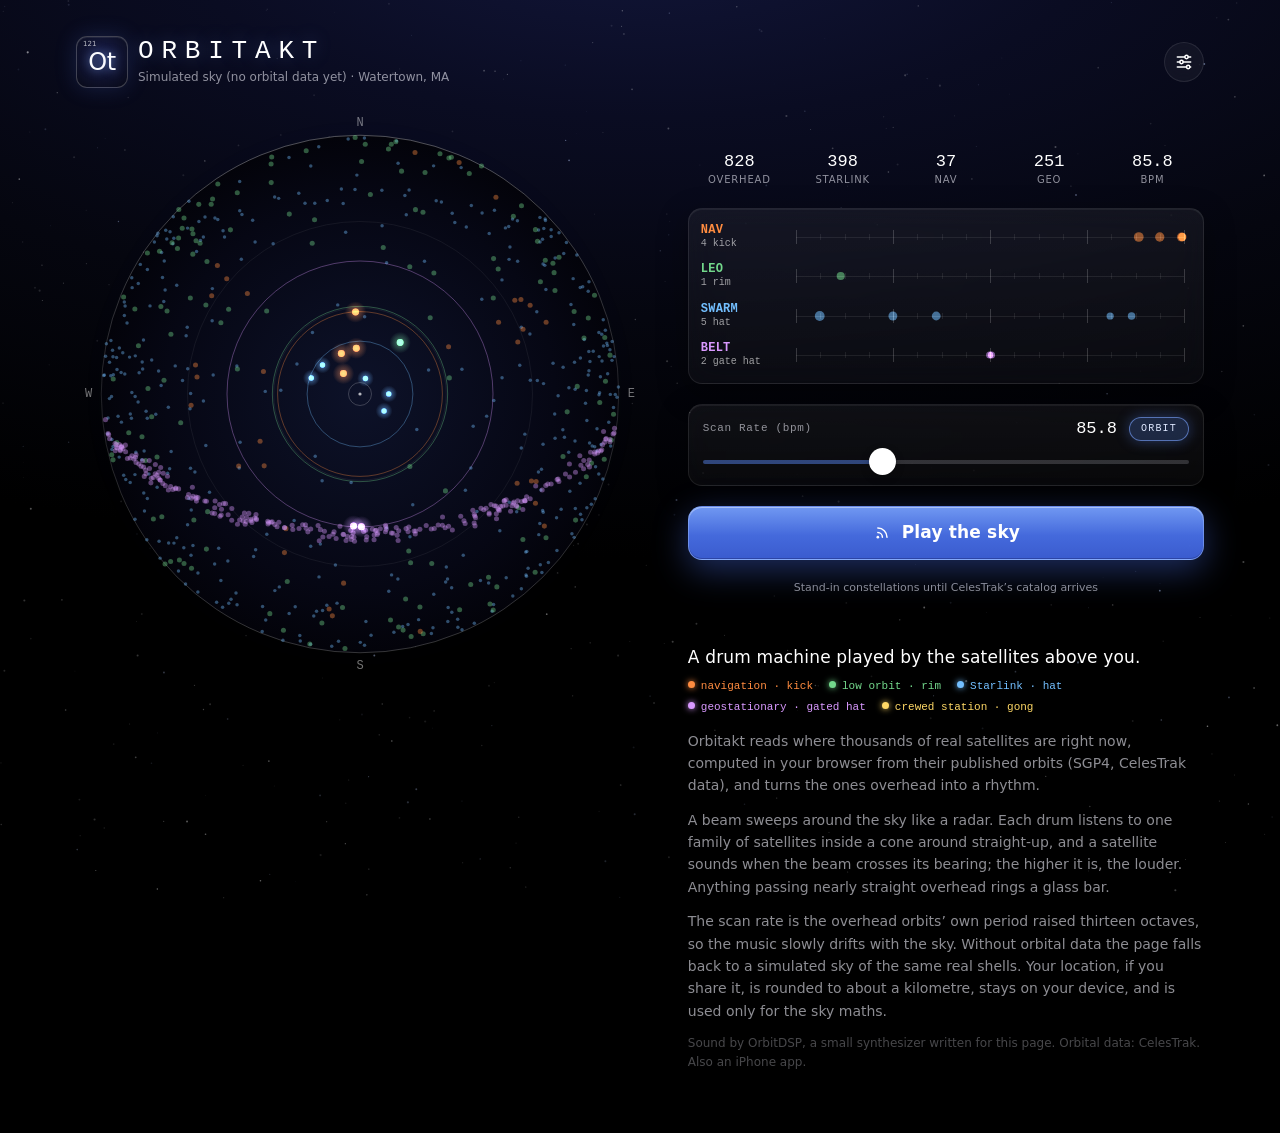
<file: docs/play/index.html>
<!doctype html>
<html lang="en">
<head>
<meta charset="utf-8">
<meta name="viewport" content="width=device-width, initial-scale=1, viewport-fit=cover">
<title>Orbitakt</title>
<meta name="description" content="A drum machine played by the satellites overhead. Live orbits, computed in your browser.">
<meta name="theme-color" content="#05060f">
<meta name="color-scheme" content="dark">
<style>
:root {
  --bg0: #12163a; --bg1: #05060f; --bg2: #000;
  --ink: rgba(255,255,255,.92); --dim: rgba(235,235,245,.6); --faint: rgba(235,235,245,.3);
  --glass: rgba(255,255,255,.045); --glass-hi: rgba(255,255,255,.08); --hair: rgba(255,255,255,.09);
  --accent: #5b8cff; --accent-hi: #7aa4ff; --switch: #34c759;
  --nav: #ff8c40; --leo: #73d98c; --swarm: #73bfff; --belt: #d999ff; --crew: #ffd966;
  --mono: ui-monospace, "SF Mono", SFMono-Regular, Menlo, Consolas, "Roboto Mono", monospace;
  --sans: -apple-system, BlinkMacSystemFont, "SF Pro Text", "Inter", "Segoe UI", system-ui, sans-serif;
}
* { box-sizing: border-box; -webkit-tap-highlight-color: transparent; }
html { background: var(--bg2); }
body {
  margin: 0; min-height: 100vh; color: var(--ink); font: 15px/1.45 var(--sans);
  background: radial-gradient(120% 70% at 50% -8%, var(--bg0) 0%, #0a0c22 30%, var(--bg1) 62%, var(--bg2) 100%) fixed;
  -webkit-font-smoothing: antialiased;
}
body.locked { overflow: hidden; }
#stars { position: fixed; inset: 0; width: 100%; height: 100%; pointer-events: none; z-index: 0; }
#app {
  position: relative; z-index: 1; max-width: 520px; margin: 0 auto;
  padding: max(14px, env(safe-area-inset-top)) max(16px, env(safe-area-inset-right)) 48px max(16px, env(safe-area-inset-left));
}
button { font: inherit; color: inherit; }
:focus-visible { outline: 2px solid var(--accent-hi); outline-offset: 2px; border-radius: 8px; }

/* ---------- Header ---------- */
.top { display: flex; align-items: center; gap: 10px; padding: 8px 0 4px; }
.top .titles { margin-right: 4px; }
.tile {
  flex: none; width: 46px; height: 46px; border-radius: 11px; position: relative;
  background: radial-gradient(90% 90% at 50% 40%, #191e4a, #05060f);
  border: 1px solid rgba(255,255,255,.22); box-shadow: 0 0 22px rgba(90,130,255,.18), inset 0 1px 0 rgba(255,255,255,.08);
  display: grid; place-items: center; font: 300 21px/1 var(--sans); letter-spacing: -.02em; color: #fafbff;
  text-shadow: 0 0 10px rgba(140,180,255,.7);
}
.tile small { position: absolute; top: 4px; left: 6px; font: 500 7px/1 var(--sans); letter-spacing: 0; text-shadow: none; color: rgba(255,255,255,.7); }
.tile i { position: absolute; width: 4px; height: 4px; border-radius: 50%; background: #ffb060; box-shadow: 0 0 6px 1px rgba(255,160,80,.8); }
.titles { flex: 1; min-width: 0; }
h1 { margin: 0; font: 300 22px/1.15 var(--mono); letter-spacing: .3em; color: #fff; text-shadow: 0 0 18px rgba(120,160,255,.35); }
.status { font-size: 12px; color: var(--dim); min-height: 1.4em; margin-top: 2px; }
.badge { display: inline-flex; align-items: center; gap: 5px; font-size: 11px; margin-top: 2px; color: var(--crew); }
.badge[hidden] { display: none; }
.badge svg { width: 12px; height: 12px; }
.iconbtn {
  flex: none; width: 40px; height: 40px; border-radius: 50%; border: 1px solid var(--hair); background: var(--glass);
  display: grid; place-items: center; cursor: pointer; color: #fff; transition: background .2s;
  -webkit-backdrop-filter: blur(12px); backdrop-filter: blur(12px);
}
.iconbtn:hover { background: var(--glass-hi); }
.iconbtn svg { width: 20px; height: 20px; }
.iconbtn[hidden] { display: none; }
.iconbtn.on { color: var(--accent-hi); border-color: rgba(122,164,255,.55); background: rgba(91,140,255,.18); box-shadow: 0 0 16px rgba(91,140,255,.35); }
.tip { position: relative; margin: 8px 0 0 auto; max-width: 340px; padding: 11px 14px; border-radius: 12px; font-size: 13px; line-height: 1.45; color: var(--ink);
  background: rgba(30,34,52,.9); border: 1px solid rgba(255,255,255,.12); box-shadow: 0 12px 30px rgba(0,0,0,.45);
  -webkit-backdrop-filter: blur(20px); backdrop-filter: blur(20px); }
.tip[hidden] { display: none; }

/* ---------- Main layout ---------- */
.stage { display: grid; gap: 16px; margin-top: 12px; }
.domewrap { position: relative; width: 100%; aspect-ratio: 1 / 1; }
.domewrap::before {
  content: ""; position: absolute; inset: 4%; border-radius: 50%; pointer-events: none;
  background: radial-gradient(closest-side, rgba(70,100,220,.20), rgba(70,100,220,.06) 70%, transparent);
  filter: blur(18px);
}
#dome { position: relative; width: 100%; height: 100%; display: block; }
.side { display: grid; gap: 16px; align-content: start; }

.readings { display: grid; grid-template-columns: repeat(5, 1fr); }
.reading { text-align: center; }
.reading b { display: block; font: 400 17px/1.3 var(--mono); font-variant-numeric: tabular-nums; color: #fff; }
.reading span { display: block; font-size: 10px; letter-spacing: .08em; text-transform: uppercase; color: var(--dim); }

.panel {
  background: linear-gradient(180deg, rgba(255,255,255,.055), rgba(255,255,255,.03));
  border: 1px solid var(--hair); border-radius: 14px; padding: 12px;
  box-shadow: inset 0 1px 0 rgba(255,255,255,.06), 0 10px 30px rgba(0,0,0,.35);
  -webkit-backdrop-filter: blur(14px); backdrop-filter: blur(14px);
}
.rows { display: grid; gap: 8px; }
.row { display: flex; align-items: center; gap: 10px; }
.rlabel {
  flex: none; width: 78px; text-align: left; background: none; border: 0; padding: 2px 0; cursor: pointer;
  font-family: var(--mono); line-height: 1.25;
}
.rlabel b { display: block; font-size: 12px; font-weight: 600; letter-spacing: .02em; transition: color .2s, opacity .2s; }
.rlabel span { display: block; font-size: 10px; color: rgba(255,255,255,.6); transition: opacity .2s; }
.rlabel[aria-pressed="true"] b { color: rgba(255,255,255,.3) !important; }
.rlabel[aria-pressed="true"] span { opacity: .45; }
.rowcanvas { flex: 1; min-width: 0; height: 26px; display: block; }

.tempo { display: grid; grid-template-columns: 1fr auto auto; grid-template-areas: "l v p" "s s s"; align-items: center; gap: 4px 12px; padding: 12px 14px 6px; }
.tempo .tl { grid-area: l; } .tempo output { grid-area: v; } .tempo .pill { grid-area: p; } .tempo .range { grid-area: s; height: 34px; }
.tempo .tl { font: 500 11px/1.2 var(--mono); letter-spacing: .06em; color: var(--dim); white-space: nowrap; }
.tempo output { font: 400 17px/1 var(--mono); font-variant-numeric: tabular-nums; color: #fff; min-width: 44px; text-align: right; white-space: nowrap; }
.tempo output small { font-size: 10px; letter-spacing: .08em; color: var(--dim); margin-left: 4px; }
.tempo.orbit .range { --accent: rgba(91,140,255,.45); }
.pill { border: 1px solid var(--hair); background: rgba(255,255,255,.04); border-radius: 999px; padding: 6px 11px; cursor: pointer;
  font: 500 10px/1 var(--mono); letter-spacing: .12em; text-transform: uppercase; color: var(--dim); transition: all .2s; }
.pill[aria-pressed="true"] { color: #dfe8ff; border-color: rgba(122,164,255,.6); background: rgba(91,140,255,.22); box-shadow: 0 0 14px rgba(91,140,255,.35); }
.play {
  display: flex; align-items: center; justify-content: center; gap: 10px; width: 100%; height: 54px;
  border-radius: 14px; border: 1px solid rgba(160,190,255,.45); cursor: pointer;
  font: 600 17px/1 var(--sans); color: #fff; letter-spacing: .01em;
  background: linear-gradient(180deg, rgba(118,160,255,.95) 0%, rgba(78,120,250,.88) 55%, rgba(66,104,235,.88) 100%);
  box-shadow: inset 0 1px 0 rgba(255,255,255,.4), inset 0 -1px 0 rgba(0,0,40,.25), 0 10px 34px rgba(80,120,255,.38), 0 0 0 1px rgba(0,0,0,.2);
  transition: background .35s, box-shadow .35s, transform .1s;
  -webkit-backdrop-filter: blur(16px); backdrop-filter: blur(16px);
}
.play:active { transform: scale(.985); }
.play svg { width: 20px; height: 20px; }
.play[aria-pressed="true"] {
  background: rgba(255,255,255,.14); border-color: rgba(255,255,255,.14);
  box-shadow: inset 0 1px 0 rgba(255,255,255,.12), 0 6px 20px rgba(0,0,0,.3);
}
.datanote { text-align: center; font-size: 11px; color: var(--dim); min-height: 1.4em; }

/* ---------- About ---------- */
.about { margin-top: 30px; color: var(--dim); font-size: 14px; line-height: 1.6; }
.about h2 { font: 300 17px/1.35 var(--sans); color: #fff; margin: 0 0 10px; letter-spacing: .01em; }
.about p { margin: 0 0 12px; }
.about .small { font-size: 12px; color: var(--faint); }
.legend { display: flex; flex-wrap: wrap; gap: 6px 16px; margin: 4px 0 14px; font: 11px/1.4 var(--mono); }
.legend span::before { content: ""; display: inline-block; width: 7px; height: 7px; border-radius: 50%; margin-right: 6px; background: currentColor; box-shadow: 0 0 6px currentColor; vertical-align: 1px; }

/* ---------- Settings sheet ---------- */
.scrim { position: fixed; inset: 0; z-index: 10; background: rgba(0,0,0,.45); opacity: 0; transition: opacity .3s; }
.sheet {
  position: fixed; z-index: 11; left: 0; right: 0; bottom: 0; max-height: 88vh; max-height: 88dvh;
  margin: 0 auto; max-width: 560px; display: flex; flex-direction: column;
  background: rgba(22,24,38,.86); border: 1px solid rgba(255,255,255,.1); border-bottom: 0; border-radius: 16px 16px 0 0;
  -webkit-backdrop-filter: blur(30px) saturate(1.4); backdrop-filter: blur(30px) saturate(1.4);
  box-shadow: 0 -20px 60px rgba(0,0,0,.5);
  transform: translateY(102%); visibility: hidden; transition: transform .42s cubic-bezier(.2,.9,.25,1), visibility 0s linear .42s;
}
.sheet-open .scrim { opacity: 1; }
.sheet-open .sheet { transform: none; visibility: visible; transition: transform .42s cubic-bezier(.2,.9,.25,1); }
.grabber { width: 36px; height: 5px; border-radius: 3px; background: rgba(255,255,255,.25); margin: 6px auto 0; }
.sheetbar { display: grid; grid-template-columns: 1fr auto 1fr; align-items: center; padding: 6px 16px 10px; border-bottom: 1px solid var(--hair); }
.sheetbar h2 { margin: 0; font: 600 16px/1 var(--sans); grid-column: 2; }
.done { justify-self: end; background: none; border: 0; color: var(--accent-hi); font-weight: 600; font-size: 16px; cursor: pointer; padding: 6px 2px; }
.sheetbody { overflow-y: auto; -webkit-overflow-scrolling: touch; padding: 6px 16px max(28px, env(safe-area-inset-bottom)); overscroll-behavior: contain; }
.group h3 { margin: 22px 16px 7px; font: 400 12px/1.2 var(--sans); letter-spacing: .04em; text-transform: uppercase; color: var(--dim); }
.cells { background: rgba(255,255,255,.07); border-radius: 12px; overflow: hidden; }
.cell { display: flex; align-items: center; gap: 12px; min-height: 46px; padding: 8px 16px; position: relative; font-size: 15px; }
.cell + .cell::before { content: ""; position: absolute; top: 0; left: 16px; right: 0; border-top: 1px solid rgba(255,255,255,.09); }
.cell.stack { flex-direction: column; align-items: stretch; gap: 8px; padding: 11px 16px 12px; }
.cell .lbl { flex: 1; min-width: 0; }
.cell.muted .lbl { color: var(--dim); }
.foot { margin: 7px 16px 0; font-size: 12px; line-height: 1.45; color: var(--dim); }
.ends { display: flex; justify-content: space-between; font-size: 13px; color: var(--dim); }
.ends output { color: var(--dim); }

/* iOS-style switch */
.switch { appearance: none; -webkit-appearance: none; flex: none; width: 51px; height: 31px; margin: 0; border-radius: 16px; position: relative; cursor: pointer;
  background: rgba(120,120,128,.32); transition: background .25s; }
.switch::after { content: ""; position: absolute; top: 2px; left: 2px; width: 27px; height: 27px; border-radius: 50%; background: #fff;
  box-shadow: 0 3px 8px rgba(0,0,0,.25), 0 1px 1px rgba(0,0,0,.16); transition: transform .25s cubic-bezier(.3,.8,.3,1); }
.switch:checked { background: var(--switch); }
.switch:checked::after { transform: translateX(20px); }

/* iOS-style slider */
.range { -webkit-appearance: none; appearance: none; width: 100%; height: 28px; margin: 0; background: transparent; cursor: pointer; --p: 50%; }
.range::-webkit-slider-runnable-track { height: 4px; border-radius: 2px; background: linear-gradient(90deg, var(--accent) var(--p), rgba(120,120,128,.36) var(--p)); }
.range::-moz-range-track { height: 4px; border-radius: 2px; background: rgba(120,120,128,.36); }
.range::-moz-range-progress { height: 4px; border-radius: 2px; background: var(--accent); }
.range::-webkit-slider-thumb { -webkit-appearance: none; width: 27px; height: 27px; margin-top: -11.5px; border-radius: 50%; background: #fff; border: 0; box-shadow: 0 3px 8px rgba(0,0,0,.25), 0 0 0 .5px rgba(0,0,0,.06); }
.range::-moz-range-thumb { width: 27px; height: 27px; border-radius: 50%; background: #fff; border: 0; box-shadow: 0 3px 8px rgba(0,0,0,.25); }
.range:disabled { opacity: .4; cursor: default; }

/* iOS-style segmented control */
.seg { display: grid; grid-auto-flow: column; grid-auto-columns: 1fr; gap: 2px; padding: 2px; border-radius: 9px; background: rgba(118,118,128,.24); width: 100%; }
.seg button { border: 0; background: none; border-radius: 7px; padding: 6px 8px; font-size: 13px; font-weight: 500; cursor: pointer; color: #fff; transition: background .2s; }
.seg button[aria-checked="true"] { background: rgba(99,99,102,.9); box-shadow: 0 3px 8px rgba(0,0,0,.12), 0 3px 1px rgba(0,0,0,.04); }

/* Picker row: native select drawn as trailing value with chevrons */
.pick { appearance: none; -webkit-appearance: none; border: 0; background: transparent; color: var(--dim); font: inherit; text-align: right; text-align-last: right;
  padding: 4px 20px 4px 4px; max-width: 60%; cursor: pointer;
  background-image: url("data:image/svg+xml,%3Csvg xmlns='http://www.w3.org/2000/svg' viewBox='0 0 10 16'%3E%3Cpath d='M2 6l3-3 3 3M2 10l3 3 3-3' fill='none' stroke='%23999' stroke-width='1.6' stroke-linecap='round' stroke-linejoin='round'/%3E%3C/svg%3E");
  background-repeat: no-repeat; background-position: right center; background-size: 9px 14px; }
.pick option { color: #000; }
.linkbtn { background: none; border: 0; padding: 0; color: var(--accent-hi); font-size: 15px; cursor: pointer; text-align: left; }
.linkbtn:disabled { color: var(--dim); cursor: default; }

/* ---------- Phones: Play right under the dome, and everything above the fold ---------- */
@media (max-width: 899px) {
  .side > .play { order: -1; }
  .domewrap { width: min(100%, calc(100vh - 200px)); margin: 0 auto; }
  @supports (height: 100svh) { .domewrap { width: min(100%, calc(100svh - 200px)); } }
  .domewrap { min-width: 240px; }
}

/* ---------- Wide screens: dome left, instrument right ---------- */
@media (min-width: 900px) {
  #app { max-width: 1160px; padding-top: 28px; }
  .stage { grid-template-columns: minmax(0, 1.1fr) minmax(0, 1fr); gap: 44px; align-items: start; margin-top: 18px; }
  .domewrap { position: sticky; top: 24px; }
  .side { padding-top: 8%; gap: 20px; }
  h1 { font-size: 26px; }
  .tile { width: 52px; height: 52px; font-size: 24px; }
  .sheet { left: auto; right: 0; top: 0; bottom: 0; max-height: none; width: 420px; border-radius: 0; border: 0; border-left: 1px solid rgba(255,255,255,.1); transform: translateX(102%); }
  .grabber { display: none; }
  .sheetbar { padding-top: 16px; }
}
@media (prefers-reduced-motion: reduce) {
  .sheet, .scrim, .switch::after, .play { transition: none; }
}
</style>
</head>
<body>
<canvas id="stars" aria-hidden="true"></canvas>
<div id="app"></div>
<noscript><p style="padding:20px;position:relative">Orbitakt needs JavaScript and Web Audio.</p></noscript>
<script type="text/plain" id="worklet-src">'use strict';
/* Orbitakt's sound engine: a port of OrbitDSP.swift.
 *
 * The kit is synthesized in the spirit of a Machinedrum played through a dub desk. Every sound
 * is one "modal" voice (up to three decaying sine partials with a pitch sweep, plus filtered
 * noise) with a different recipe per drum:
 *   NAV kick     a round sine dropping onto the root, a soft click, almost nothing to the echo
 *   LEO rimshot  a short tuned knock and a band of noise, mostly *into* the echo
 *   SWARM hat    three metallic partials over high-passed noise, tiny and bright
 *   BELT hat     a longer, ringing hat into a gated reverb (a dense room that slams shut about
 *                150 ms after each hit); its metal is tuned by where the satellite sits
 *   zenith ping  a glass bar, almost all echo
 *   CREW gong    slow-struck inharmonic partials with long tails
 *
 * The dub delay lives here too: a stereo ping-pong on a dotted eighth, high- and low-passed and
 * gently saturated in the loop, with a little tape wow. `dub` sets its feedback; `throwAmt`
 * opens the send and pushes the feedback toward a spiral, the way a dub engineer rides it.
 *
 * The sequencer is a radar sweep: a beam goes round the sky once per one or two bars, starting
 * at north, and each satellite in a track's cone hits as the beam passes its bearing (pulled
 * toward a 16-slot grid by `quantize`). Timing is checked every 32 samples.
 *
 * Two outputs: dry (with the echoes in it), and a reverb send that the page feeds through a
 * plate reverb (a convolver).
 *
 * No browser APIs in this file: it runs in an AudioWorklet and in Node (for the tests).
 */

const OD = {
  TRACKS: 4,
  MAX_EVENTS: 32,
  PING_SLOTS: 4,
  GRID_SLOTS: 16,
  VOICES: 24,
  TABLE: 4096,
  MAX_FRAMES: 8192,
  COMB_TUNE: [1116, 1188, 1277, 1356],
  AP_TUNE: [556, 441],
};

// Voice-state slots (each is a block of VOICES values)
const VS = {};
['on', 'age', 'atk', 'amp', 'gl', 'gr', 'send',
 'ph1', 'ph2', 'ph3', 'inc1', 'inc2', 'inc3', 'g1', 'g2', 'g3', 'm1', 'm2', 'm3',
 'penv', 'pmul', 'pdepth',
 'na', 'nmul', 'hp', 'fa1', 'fa2', 'fa3', 'fk', 'ic1', 'ic2',
 'gsend'].forEach((k, i) => { VS[k] = i; });
const VS_COUNT = Object.keys(VS).length;

class OrbitDSP {
  constructor(sampleRate) {
    const sr = sampleRate;
    this.sr = sr;
    this.rng = 0x2545F491 | 0;

    // Control surface (written from the main thread through setParam / setList)
    const T = OD.TRACKS, E = OD.MAX_EVENTS;
    this.g = {
      master: 0, run: 0, bpm: 84, swing: 0, division: 2, quantize: 0.5, dub: 0.55,
      throwAmt: 0, reverbSend: 0.6, dust: 0,
    };
    this.mute = new Float64Array(T);
    this.level = new Float64Array(T).fill(1);
    this.bright = new Float64Array(T).fill(0.5);
    // Pending satellite lists (adopted when the sweep passes north)
    this.ePhase = new Float64Array(T * E);
    this.pVel = new Float64Array(T * E).fill(0.7);
    this.pPan = new Float64Array(T * E);
    this.pFreq = new Float64Array(T * E).fill(110);
    this.eCount = new Int32Array(T);
    this.pGen = new Int32Array(T);
    // Triggers from the main thread
    this.pingQueue = [];
    this.gongQueue = [];

    // Sine table
    this.sine = new Float32Array(OD.TABLE + 1);
    for (let i = 0; i <= OD.TABLE; i++) this.sine[i] = Math.sin(2 * Math.PI * i / OD.TABLE);

    // Sweep state: when each event fires (0..1) after quantizing, and its voice settings
    this.phase = new Float64Array(T * E).fill(2);
    this.vel = new Float64Array(T * E);
    this.pan = new Float64Array(T * E);
    this.freq = new Float64Array(T * E).fill(110);
    this.count = new Int32Array(T);
    this.gen = new Int32Array(T).fill(-1);
    this.running = false;
    this.sweep = 0;
    this.beats = 0;
    this.bpm = 84;

    // Drum voices
    this.vs = new Float64Array(VS_COUNT * OD.VOICES);
    this.voiceRR = 0;

    // Gated reverb (BELT hats): four combs and two allpasses per side, then a gate
    const scale = sr / 44100;
    this.combCap = Math.floor((1356 + 40) * scale) + 4;
    this.apCap = Math.floor((556 + 40) * scale) + 4;
    this.combBuf = new Float32Array(8 * this.combCap);
    this.combLP = new Float64Array(8);
    this.combLen = new Int32Array(8).fill(1);
    this.combIdx = new Int32Array(8);
    for (let c = 0; c < 8; c++) {
      const spread = c >= 4 ? 23 : 0;
      this.combLen[c] = Math.max(1, Math.min(this.combCap, Math.floor((OD.COMB_TUNE[c % 4] + spread) * scale)));
    }
    this.apBuf = new Float32Array(4 * this.apCap);
    this.apLen = new Int32Array(4).fill(1);
    this.apIdx = new Int32Array(4);
    for (let a = 0; a < 4; a++) {
      const spread = a >= 2 ? 23 : 0;
      this.apLen[a] = Math.max(1, Math.min(this.apCap, Math.floor((OD.AP_TUNE[a % 2] + spread) * scale)));
    }
    this.gateIn = new Float32Array(OD.MAX_FRAMES);
    this.gateEnv = 0;
    this.gateHold = 0;          // samples left with the gate open
    this.pendingHold = 0;
    this.gateOpenAt = -1;       // sample offset in this block where a hit opens it
    this.chunkOffset = 0;

    // Buses
    this.sendL = new Float32Array(OD.MAX_FRAMES);   // into the echo
    this.sendR = new Float32Array(OD.MAX_FRAMES);
    this.verbL = new Float32Array(OD.MAX_FRAMES);   // into the plate
    this.verbR = new Float32Array(OD.MAX_FRAMES);
    this.masterG = 0;

    // Dub delay
    this.dlCap = Math.floor(2.6 * sr) + 8;
    this.dlL = new Float32Array(this.dlCap);
    this.dlR = new Float32Array(this.dlCap);
    this.dlW = 0;
    this.dlTime = 0.5 * sr;    // samples, smoothed (tape-like glide on tempo changes)
    this.wowPh = 0;
    this.fb = 0.55;
    this.inGain = 0.55;
    this.hpL = 0; this.hpR = 0; this.lpL = 0; this.lpR = 0;
    this.reverbSend = 0.6;

    // Dust
    this.dust = 0;
    this.hissL = 0; this.hissR = 0;
    this.crackle = 0;
  }

  // ---------- Control ----------

  setParam(k, v) { if (k in this.g) this.g[k] = v; }

  setMute(t, v) { this.mute[t] = v ? 1 : 0; }

  setBright(t, v) { this.bright[t] = v; }

  /** A track's new satellite list: arrays of phase (bearing/360), vel, pan, freq. */
  setList(t, list) {
    const E = OD.MAX_EVENTS;
    const n = Math.max(0, Math.min(E, list.count | 0));
    for (let e = 0; e < n; e++) {
      const i = t * E + e;
      this.ePhase[i] = list.phase[e]; this.pVel[i] = list.vel[e];
      this.pPan[i] = list.pan[e]; this.pFreq[i] = list.freq[e];
    }
    this.eCount[t] = n;
    this.pGen[t] += 1;
  }

  ping(freq, vel, pan) { if (this.pingQueue.length < 16) this.pingQueue.push([freq, vel, pan]); }

  gong(freq, vel, pan) { if (this.gongQueue.length < 4) this.gongQueue.push([freq, vel, pan]); }

  // ---------- Helpers ----------

  sn(ph) {
    const x = ph * OD.TABLE;
    let i = Math.floor(x);
    if (i < 0) i = 0; else if (i > OD.TABLE - 1) i = OD.TABLE - 1;
    const f = x - i;
    const s = this.sine;
    return s[i] + (s[i + 1] - s[i]) * f;
  }

  white() {
    let r = this.rng;
    r ^= r << 13; r ^= r >>> 17; r ^= r << 5;
    this.rng = r;
    return (r >>> 8) / 8388608 - 1;
  }

  rand01() { return 0.5 * (this.white() + 1); }

  // ---------- Drum note-on ----------

  recipe(kind, f, vel, bright) {
    const r = {
      r1: 1, r2: 0, r3: 0, a1: 1, a2: 0, a3: 0, t1: 0.3, t2: 0.1, t3: 0.1,
      pdepth: 0, ptau: 0.05, na: 0, ntau: 0.05, nfc: 2000, nq: 1, highpass: false,
      atk: 0.001, gain: 0.5, send: 0.3, gsend: 0,
    };
    switch (kind) {
      case 'kick':
        // Round and short-attacked, like a Machinedrum EFM kick with the decay up
        r.r2 = 2; r.a2 = 0.05; r.t1 = 0.13 + 0.09 * vel; r.t2 = 0.04;
        r.pdepth = 3.0; r.ptau = 0.018;
        r.na = 0.10; r.ntau = 0.003; r.nfc = 3200; r.nq = 0.8;
        r.atk = 0.002; r.gain = 0.75; r.send = 0.03;
        break;
      case 'rim':
        // A tuned rimshot: short knock, a bandpassed tick, mostly thrown into the echo
        r.r2 = 1.48; r.a1 = 0.65; r.a2 = 0.3;
        r.t1 = 0.028; r.t2 = 0.016;
        r.pdepth = 0.04; r.ptau = 0.008;
        r.na = 0.45; r.ntau = 0.012; r.nfc = f * 1.15; r.nq = 2.2;
        r.atk = 0.0008; r.gain = 0.6; r.send = 0.9;
        break;
      case 'hat':
        // Metallic partials over high-passed noise; brighter for a busier Starlink sky
        r.r2 = 1.342; r.r3 = 1.791;
        r.a1 = 0.22; r.a2 = 0.18; r.a3 = 0.14;
        r.t1 = 0.022 + 0.02 * vel; r.t2 = 0.018; r.t3 = 0.014;
        r.na = 0.75; r.ntau = 0.014 + 0.03 * vel; r.nfc = 6500 + 2500 * bright; r.nq = 0.7;
        r.highpass = true;
        r.atk = 0.0012; r.gain = 0.3; r.send = 0.35;
        break;
      case 'gatedHat':
        // A longer, ringing hat (metal tuned by f) that drives the gated reverb
        r.r1 = 1; r.r2 = 1.342; r.r3 = 1.791;
        r.a1 = 0.26; r.a2 = 0.22; r.a3 = 0.16;
        r.t1 = 0.06 + 0.05 * vel; r.t2 = 0.05; r.t3 = 0.04;
        r.na = 0.8; r.ntau = 0.05 + 0.05 * vel; r.nfc = 6000 + 2000 * bright; r.nq = 0.7;
        r.highpass = true;
        r.atk = 0.001; r.gain = 0.26; r.send = 0.15; r.gsend = 1;
        break;
      case 'ping':
        r.r2 = 2.76; r.r3 = 5.40; r.a2 = 0.3; r.a3 = 0.1;
        r.t1 = 1.2; r.t2 = 0.4; r.t3 = 0.1;
        r.atk = 0.0015; r.gain = 0.16; r.send = 1.0;
        break;
      case 'gong':
        r.r2 = 1.47; r.r3 = 2.09; r.a2 = 0.55; r.a3 = 0.35;
        r.t1 = 4.0; r.t2 = 2.6; r.t3 = 1.6;
        r.pdepth = 0.015; r.ptau = 1.2;
        r.na = 0.04; r.ntau = 0.2; r.nfc = f * 4; r.nq = 1.5;
        r.atk = 0.06; r.gain = 0.22; r.send = 0.85;
        break;
    }
    return r;
  }

  trigger(kind, f, vel, pn, bright) {
    const V = OD.VOICES, vs = this.vs, sr = this.sr;
    // A free voice, else the oldest
    let v = -1;
    for (let i = 0; i < V; i++) {
      const k = (this.voiceRR + i) % V;
      if (vs[VS.on * V + k] < 0.5) { v = k; break; }
    }
    if (v < 0) {
      let oldest = -1;
      for (let i = 0; i < V; i++) if (vs[VS.age * V + i] > oldest) { oldest = vs[VS.age * V + i]; v = i; }
    }
    this.voiceRR = (v + 1) % V;
    f = Math.max(20, f);
    const r = this.recipe(kind, f, vel, bright);
    const set = (k, x) => { vs[VS[k] * V + v] = x; };
    const dec = tau => Math.exp(-1 / (Math.max(0.001, tau) * sr));
    const ang = (Math.max(-1, Math.min(1, pn)) + 1) * Math.PI / 4;
    set('on', 1); set('age', 0); set('atk', Math.max(1, r.atk * sr));
    set('amp', r.gain * Math.max(0, Math.min(1.2, vel)));
    set('gl', Math.cos(ang)); set('gr', Math.sin(ang)); set('send', r.send);
    const i1 = f * r.r1 / sr, i2 = f * r.r2 / sr, i3 = f * r.r3 / sr;
    set('inc1', i1); set('inc2', i2); set('inc3', i3);
    // Partials above ~0.45*sr (allowing for the pitch sweep) are left out
    const top = 0.45 / (1 + r.pdepth);
    set('g1', i1 < top ? r.a1 : 0); set('g2', i2 < top ? r.a2 : 0); set('g3', i3 < top ? r.a3 : 0);
    set('m1', dec(r.t1)); set('m2', dec(r.t2)); set('m3', dec(r.t3));
    set('ph1', 0); set('ph2', 0.25); set('ph3', 0.5);
    set('penv', 1); set('pmul', dec(r.ptau)); set('pdepth', r.pdepth);
    set('na', r.na); set('nmul', dec(r.ntau)); set('hp', r.highpass ? 1 : 0);
    const k = 1 / Math.max(0.5, r.nq);
    const gg = Math.tan(Math.PI * Math.min(Math.max(r.nfc, 40), sr * 0.45) / sr);
    const a1 = 1 / (1 + gg * (gg + k));
    set('fa1', a1); set('fa2', gg * a1); set('fa3', gg * gg * a1); set('fk', k);
    set('ic1', 0); set('ic2', 0);
    set('gsend', r.gsend);
    if (r.gsend > 0) {
      // Open the gate at this hit: ~150 ms, a touch longer for a louder hit
      this.gateOpenAt = this.chunkOffset;
      this.pendingHold = Math.floor((0.13 + 0.05 * Math.min(1, vel)) * sr);
    }
  }

  // ---------- Sweep ----------

  /** Take a track's new satellite list (called as the beam passes north). Each event's firing
   *  phase is its bearing, pulled toward the nearest of 16 grid slots by `quantize`; with swing,
   *  the odd slots sit a little late. */
  adopt(t) {
    const E = OD.MAX_EVENTS, G = OD.GRID_SLOTS;
    const q = Math.max(0, Math.min(1, this.g.quantize));
    const sw = Math.max(0, Math.min(0.4, this.g.swing));
    const n = Math.max(0, Math.min(E, this.eCount[t]));
    for (let e = 0; e < n; e++) {
      const i = t * E + e;
      const a = Math.max(0, Math.min(1, this.ePhase[i]));
      const slot = Math.round(a * G);          // (Swift's .rounded() is half away from zero; a >= 0)
      const grid = (slot + (slot % 2 === 1 ? sw : 0)) / G;
      let f = a + q * (grid - a);
      if (f >= 1) f -= 1;
      this.phase[i] = Math.max(0, f);
      this.vel[i] = this.pVel[i]; this.pan[i] = this.pPan[i]; this.freq[i] = this.pFreq[i];
    }
    this.count[t] = n;
    this.gen[t] = this.pGen[t];
  }

  /** Fire every event whose phase falls in [a, b). */
  fire(a, b) {
    const E = OD.MAX_EVENTS;
    for (let t = 0; t < OD.TRACKS; t++) {
      if (this.mute[t] >= 0.5) continue;
      const kind = t === 0 ? 'kick' : t === 1 ? 'rim' : t === 2 ? 'hat' : 'gatedHat';
      for (let e = 0; e < this.count[t]; e++) {
        const i = t * E + e;
        const ph = this.phase[i];
        if (!(ph >= a && ph < b)) continue;
        this.trigger(kind, this.freq[i], this.vel[i] * this.level[t], this.pan[i], this.bright[t]);
      }
    }
  }

  /** Pings and the gong are triggered by the main thread at any moment. */
  events() {
    while (this.pingQueue.length) {
      const [f, v, p] = this.pingQueue.shift();
      this.trigger('ping', f, v, p, 0.5);
    }
    while (this.gongQueue.length) {
      const [f, v, p] = this.gongQueue.shift();
      this.trigger('gong', f, v, p, 0.5);
    }
  }

  // ---------- Render: voices ----------

  renderVoices(L, R, o, m) {
    const V = OD.VOICES, vs = this.vs, sendL = this.sendL, sendR = this.sendR, gateIn = this.gateIn;
    for (let v = 0; v < V; v++) {
      if (vs[VS.on * V + v] <= 0.5) continue;
      const at = k => VS[k] * V + v;
      let age = vs[at('age')];
      const atk = vs[at('atk')], amp = vs[at('amp')];
      const gl = vs[at('gl')] * amp, gr = vs[at('gr')] * amp;
      const snd = vs[at('send')];
      let ph1 = vs[at('ph1')], ph2 = vs[at('ph2')], ph3 = vs[at('ph3')];
      const inc1 = vs[at('inc1')], inc2 = vs[at('inc2')], inc3 = vs[at('inc3')];
      let g1 = vs[at('g1')], g2 = vs[at('g2')], g3 = vs[at('g3')];
      const m1 = vs[at('m1')], m2 = vs[at('m2')], m3 = vs[at('m3')];
      let penv = vs[at('penv')];
      const pmul = vs[at('pmul')], pdepth = vs[at('pdepth')];
      let na = vs[at('na')];
      const nmul = vs[at('nmul')], hp = vs[at('hp')] > 0.5;
      const fa1 = vs[at('fa1')], fa2 = vs[at('fa2')], fa3 = vs[at('fa3')], fk = vs[at('fk')];
      let ic1 = vs[at('ic1')], ic2 = vs[at('ic2')];
      const gs = vs[at('gsend')] * amp * 0.7;
      const noisy = na > 1e-5;
      for (let i = o; i < o + m; i++) {
        const pm = 1 + pdepth * penv;
        penv *= pmul;
        let x = g1 * this.sn(ph1) + g2 * this.sn(ph2) + g3 * this.sn(ph3);
        ph1 += inc1 * pm; if (ph1 >= 1) ph1 -= Math.floor(ph1);
        ph2 += inc2 * pm; if (ph2 >= 1) ph2 -= Math.floor(ph2);
        ph3 += inc3 * pm; if (ph3 >= 1) ph3 -= Math.floor(ph3);
        g1 *= m1; g2 *= m2; g3 *= m3;
        if (noisy) {
          const w = this.white();
          const v3 = w - ic2;
          const v1 = fa1 * ic1 + fa2 * v3;
          const v2 = ic2 + fa2 * ic1 + fa3 * v3;
          ic1 = 2 * v1 - ic1;
          ic2 = 2 * v2 - ic2;
          x += (hp ? (w - fk * v1 - v2) : v1) * na;
          na *= nmul;
        }
        const env = age < atk ? age / atk : 1;
        age += 1;
        const y = x * env;
        L[i] += y * gl;
        R[i] += y * gr;
        sendL[i] += y * gl * snd;
        sendR[i] += y * gr * snd;
        if (gs > 0) gateIn[i] += y * gs;
      }
      vs[at('age')] = age;
      vs[at('ph1')] = ph1; vs[at('ph2')] = ph2; vs[at('ph3')] = ph3;
      vs[at('g1')] = g1; vs[at('g2')] = g2; vs[at('g3')] = g3;
      vs[at('penv')] = penv; vs[at('na')] = na;
      vs[at('ic1')] = Math.abs(ic1) < 1e-15 ? 0 : ic1;
      vs[at('ic2')] = Math.abs(ic2) < 1e-15 ? 0 : ic2;
      if (age > atk && g1 + g2 + g3 + na < 1e-4) vs[at('on')] = 0;
    }
  }

  // ---------- Render: the gated reverb ----------

  /** A dense, bright room (Freeverb-style combs and allpasses), heard only through a gate that a
   *  BELT hit throws open and that slams shut ~150 ms later, cutting the tail dead. */
  renderGate(L, R, n) {
    const sr = this.sr;
    const fbk = 0.86, damp = 0.22;
    const release = Math.exp(-1 / (0.006 * sr));
    const attack = 1 - Math.exp(-1 / (0.0015 * sr));
    const wet = 1.0;
    const C = this.combCap, A = this.apCap;
    const combBuf = this.combBuf, combLP = this.combLP, combIdx = this.combIdx, combLen = this.combLen;
    const apBuf = this.apBuf, apIdx = this.apIdx, apLen = this.apLen;
    const gateIn = this.gateIn, sendL = this.sendL, sendR = this.sendR;
    for (let i = 0; i < n; i++) {
      if (i === this.gateOpenAt) this.gateHold = Math.max(this.gateHold, this.pendingHold);
      if (this.gateHold > 0) {
        this.gateHold -= 1;
        this.gateEnv += (1 - this.gateEnv) * attack;
      } else {
        this.gateEnv *= release;
      }
      const x = gateIn[i] * 0.2;
      let outL = 0, outR = 0;
      for (let c = 0; c < 8; c++) {
        const base = c * C;
        const j = combIdx[c];
        const y = combBuf[base + j];
        combLP[c] = y * (1 - damp) + combLP[c] * damp;
        combBuf[base + j] = x + combLP[c] * fbk;
        combIdx[c] = j + 1 >= combLen[c] ? 0 : j + 1;
        if (c < 4) outL += y; else outR += y;
      }
      for (let a = 0; a < 4; a++) {
        const base = a * A;
        const j = apIdx[a];
        const b = apBuf[base + j];
        const inp = a < 2 ? outL : outR;
        const o = b - inp;
        apBuf[base + j] = inp + b * 0.5;
        apIdx[a] = j + 1 >= apLen[a] ? 0 : j + 1;
        if (a < 2) outL = o; else outR = o;
      }
      const g = this.gateEnv * wet;
      L[i] += outL * g;
      R[i] += outR * g;
      // A little of the gated room reaches the dub echo too
      sendL[i] += outL * g * 0.2;
      sendR[i] += outR * g * 0.2;
    }
    this.gateOpenAt = -1;
    for (let c = 0; c < 8; c++) if (Math.abs(combLP[c]) < 1e-15) combLP[c] = 0;
    if (this.gateEnv < 1e-6) this.gateEnv = 0;
  }

  // ---------- Render: the dub delay and dust ----------

  readDelay(buf, d) {
    let r = this.dlW - d;
    const cap = this.dlCap;
    while (r < 0) r += cap;
    const i = Math.floor(r);
    const f = r - i;
    const a = buf[i % cap], b = buf[(i + 1) % cap];
    return a + (b - a) * f;
  }

  renderDub(L, R, n) {
    const sr = this.sr, p = this.g;
    const bt = n / sr;
    // Dotted eighth; the time glides (pitching the echoes a little, like tape) when tempo moves
    const target = Math.min(this.dlCap - 4, 60 / Math.max(30, this.bpm) * 0.75 * sr);
    this.dlTime += (target - this.dlTime) * (1 - Math.exp(-bt / 1.2));
    const thr = Math.max(0, Math.min(1, p.throwAmt));
    const fbT = Math.min(0.93, Math.max(0, p.dub) + 0.28 * thr);
    const inT = 0.5 + 0.9 * thr;
    const fb0 = this.fb, in0 = this.inGain;
    this.fb += (fbT - this.fb) * (1 - Math.exp(-bt / 0.25));
    this.inGain += (inT - this.inGain) * (1 - Math.exp(-bt / 0.05));
    const fbInc = (this.fb - fb0) / n, inInc = (this.inGain - in0) / n;
    this.reverbSend += (p.reverbSend - this.reverbSend) * (1 - Math.exp(-bt / 0.5));
    const hpA = 1 - Math.exp(-2 * Math.PI * 220 / sr);
    const lpA = 1 - Math.exp(-2 * Math.PI * 2600 / sr);
    const wowInc = 0.33 / sr;
    let f = fb0, g = in0;
    const dWet = 0.8;
    const { dlL, dlR, sendL, sendR, verbL, verbR } = this;
    const rs = this.reverbSend;
    let hpL = this.hpL, hpR = this.hpR, lpL = this.lpL, lpR = this.lpR;
    for (let i = 0; i < n; i++) {
      f += fbInc; g += inInc;
      this.wowPh += wowInc; if (this.wowPh >= 1) this.wowPh -= 1;
      const d = this.dlTime * (1 + 0.0018 * this.sn(this.wowPh));
      const yL = this.readDelay(dlL, d), yR = this.readDelay(dlR, d);
      // Ping-pong: the input enters left, each side feeds the other
      const inp = (sendL[i] + sendR[i]) * 0.5 * g;
      let xL = inp + f * yR;
      let xR = f * yL;
      // Band-limit and saturate the loop so repeats get darker and rounder
      hpL += (xL - hpL) * hpA; xL -= hpL;
      hpR += (xR - hpR) * hpA; xR -= hpR;
      lpL += (xL - lpL) * lpA;
      lpR += (xR - lpR) * lpA;
      dlL[this.dlW] = Math.tanh(lpL * 1.3) / 1.3;
      dlR[this.dlW] = Math.tanh(lpR * 1.3) / 1.3;
      this.dlW += 1; if (this.dlW >= this.dlCap) this.dlW = 0;
      L[i] += yL * dWet;
      R[i] += yR * dWet;
      verbL[i] = (sendL[i] * 0.35 + yL * 0.55) * rs;
      verbR[i] = (sendR[i] * 0.35 + yR * 0.55) * rs;
    }
    this.hpL = Math.abs(hpL) < 1e-15 ? 0 : hpL; this.hpR = Math.abs(hpR) < 1e-15 ? 0 : hpR;
    this.lpL = Math.abs(lpL) < 1e-15 ? 0 : lpL; this.lpR = Math.abs(lpR) < 1e-15 ? 0 : lpR;

    // Dust: a breath of hiss and the odd crackle, more of it the busier the sky
    this.dust += (p.dust - this.dust) * (1 - Math.exp(-bt / 2));
    if (this.dust > 1e-4) {
      const hissG = 0.0035 * this.dust;
      const rate = (2 + 10 * this.dust) / sr;
      const hA = 1 - Math.exp(-2 * Math.PI * 4500 / sr);
      for (let i = 0; i < n; i++) {
        this.hissL += (this.white() - this.hissL) * hA;
        this.hissR += (this.white() - this.hissR) * hA;
        if (this.rand01() < rate) this.crackle = (this.white() > 0 ? 1 : -1) * (0.01 + 0.03 * this.rand01()) * this.dust;
        const c = this.crackle;
        this.crackle *= 0.55;
        L[i] += this.hissL * hissG + c;
        R[i] += this.hissR * hissG + c * 0.7;
      }
    }
  }

  // ---------- Render ----------

  /** Render n frames: the dry bus (with echoes) into L/R and the plate send into VL/VR. */
  render(n0, L, R, VL, VR) {
    if (n0 <= 0) return;
    const n = Math.min(n0, OD.MAX_FRAMES);
    L.fill(0, 0, n0); R.fill(0, 0, n0);
    this.sendL.fill(0, 0, n); this.sendR.fill(0, 0, n); this.gateIn.fill(0, 0, n);
    const sr = this.sr, p = this.g;
    const bt = n / sr;
    this.bpm += (p.bpm - this.bpm) * (1 - Math.exp(-bt / 0.4));

    // Transport: the sweep starts at north
    const wantRun = p.run > 0.5;
    if (wantRun && !this.running) {
      this.running = true;
      this.sweep = 0;
      this.beats = 0;
      for (let t = 0; t < OD.TRACKS; t++) this.adopt(t);
    } else if (!wantRun && this.running) {
      this.running = false;
    }

    // One revolution per bar (sixteenths grid) or per two bars (eighths grid)
    const sweepBeats = p.division > 3 ? 4 : 8;
    const perSample = Math.max(30, this.bpm) / 60 / sweepBeats / sr;
    let o = 0;
    while (o < n) {
      const m = Math.min(32, n - o);
      this.chunkOffset = o;
      this.events();
      if (this.running) {
        const a = this.sweep;
        let b = a + perSample * m;
        this.fire(a, Math.min(b, 1));
        if (b >= 1) {
          b -= 1;
          for (let t = 0; t < OD.TRACKS; t++) if (this.pGen[t] !== this.gen[t]) this.adopt(t);
          this.fire(0, b);
        }
        this.sweep = b;
        this.beats += perSample * m * sweepBeats;
      }
      this.renderVoices(L, R, o, m);
      o += m;
    }

    this.renderGate(L, R, n);
    this.renderDub(L, R, n);

    // Master: soft clip the dry bus; the plate send takes the same gain
    const m0 = this.masterG;
    this.masterG += (p.master - this.masterG) * (1 - Math.exp(-bt / 0.6));
    const mInc = (this.masterG - m0) / n;
    let mg = m0;
    const { verbL, verbR } = this;
    for (let i = 0; i < n; i++) {
      mg += mInc;
      L[i] = Math.tanh(L[i] * mg);
      R[i] = Math.tanh(R[i] * mg);
      VL[i] = verbL[i] * mg;
      VR[i] = verbR[i] * mg;
    }
  }
}

if (typeof module !== 'undefined') module.exports = { OrbitDSP, OD };

/* Runs inside the AudioWorklet, after dsp.js (OrbitDSP) in the same module. */
class OrbitProcessor extends AudioWorkletProcessor {
  constructor() {
    super();
    this.dsp = new OrbitDSP(sampleRate);
    this.k = 0;
    this.port.onmessage = (e) => {
      const m = e.data, d = this.dsp;
      switch (m.type) {
        case 'set': d.setParam(m.k, m.v); break;
        case 'list': d.setList(m.t, m); break;
        case 'mute': d.setMute(m.t, m.v); break;
        case 'bright': d.setBright(m.t, m.v); break;
        case 'ping': d.ping(m.f, m.v, m.p); break;
        case 'gong': d.gong(m.f, m.v, m.p); break;
      }
    };
  }

  process(inputs, outputs) {
    const dry = outputs[0], send = outputs[1];
    if (!dry || dry.length < 2 || !send || send.length < 2) return true;
    const n = dry[0].length;
    this.dsp.render(n, dry[0], dry[1], send[0], send[1]);
    // Tell the page where the beam is, about every 20 ms
    if ((this.k++ & 7) === 0) {
      this.port.postMessage({ s: this.dsp.sweep, b: this.dsp.beats, r: this.dsp.running, t: currentTime });
    }
    return true;
  }
}
registerProcessor('orbitakt', OrbitProcessor);
</script>
<script>
/* sgp4.js */
'use strict';
/* SGP4 satellite propagation: a line-for-line port of Orbitakt's SGP4.swift (Vallado's SGP4,
 * WGS-72 constants, "improved" mode, near-Earth). High orbits (period >= 225 min) run
 * through the same equations without SDP4's lunar-solar terms, which stays within about
 * 0.04 degrees of the full model as seen from Earth for near-circular orbits. */

const SGP4_MU = 398600.8;
const SGP4_RE = 6378.135;
const SGP4_XKE = 60.0 / Math.sqrt((SGP4_RE * SGP4_RE * SGP4_RE) / SGP4_MU);
const SGP4_J2 = 0.001082616;
const SGP4_J3 = -0.00000253881;
const SGP4_J4 = -0.00000165597;
const SGP4_J3OJ2 = SGP4_J3 / SGP4_J2;
const TWO_PI = 2 * Math.PI;
const X2O3 = 2.0 / 3.0;

class SGP4 {
  /** Angles in radians, meanMotion in radians per minute (Kozai, as in the TLE). */
  constructor(epoch, bstar, ecc, incl, node, argp, meanAnomaly, noKozai) {
    const re = SGP4_RE, xke = SGP4_XKE, j2 = SGP4_J2, j4 = SGP4_J4, j3oj2 = SGP4_J3OJ2;
    this.epoch = epoch;
    this.bstar = bstar;
    this.ecco = ecc;
    this.inclo = incl;
    this.nodeo = node;
    this.argpo = argp;
    this.mo = meanAnomaly;
    this.eccentricity = ecc;
    this.inclination = incl;

    // initl: recover the original mean motion and semi-major axis
    const eccsq = ecc * ecc;
    const omeosq = 1 - eccsq;
    const rteosq = Math.sqrt(omeosq);
    const cosio = Math.cos(incl);
    const cosio2 = cosio * cosio;
    const ak = Math.pow(xke / noKozai, X2O3);
    const d1 = 0.75 * j2 * (3 * cosio2 - 1) / (rteosq * omeosq);
    let del = d1 / (ak * ak);
    const adel = ak * (1 - del * del - del * (1.0 / 3.0 + 134 * del * del / 81));
    del = d1 / (adel * adel);
    const no = noKozai / (1 + del);
    const ao = Math.pow(xke / no, X2O3);
    const sinio = Math.sin(incl);
    const po = ao * omeosq;
    const con42 = 1 - 5 * cosio2;
    const con41 = -con42 - cosio2 - cosio2;
    const posq = po * po;
    const rp = ao * (1 - ecc);
    this.no = no;
    this.cosio = cosio;
    this.sinio = sinio;
    this.con41 = con41;
    this.periodMinutes = TWO_PI / no;

    // sgp4init (near-Earth)
    const ss = 78.0 / re + 1;
    const qzms2t = Math.pow((120.0 - 78.0) / re, 4);
    // Low perigee, or a deep-space orbit (as the reference does): skip the higher drag terms
    const simple = rp < (220.0 / re + 1) || TWO_PI / no >= 225;
    this.isimp = simple;
    let sfour = ss;
    let qzms24 = qzms2t;
    const perige = (rp - 1) * re;
    if (perige < 156) {
      sfour = perige - 78;
      if (perige < 98) sfour = 20;
      qzms24 = Math.pow((120 - sfour) / re, 4);
      sfour = sfour / re + 1;
    }
    const pinvsq = 1 / posq;
    const tsi = 1 / (ao - sfour);
    const eta = ao * ecc * tsi;
    const etasq = eta * eta;
    const eeta = ecc * eta;
    const psisq = Math.abs(1 - etasq);
    const coef = qzms24 * Math.pow(tsi, 4);
    const coef1 = coef / Math.pow(psisq, 3.5);
    const cc2 = coef1 * no * (ao * (1 + 1.5 * etasq + eeta * (4 + etasq))
      + 0.375 * j2 * tsi / psisq * con41 * (8 + 3 * etasq * (8 + etasq)));
    const cc1 = bstar * cc2;
    let cc3 = 0;
    if (ecc > 1e-4) cc3 = -2 * coef * tsi * j3oj2 * no * sinio / ecc;
    const x1mth2 = 1 - cosio2;
    const cc4a = eta * (2 + 0.5 * etasq) + ecc * (0.5 + 2 * etasq);
    const cc4b = -3 * con41 * (1 - 2 * eeta + etasq * (1.5 - 0.5 * eeta));
    const cc4c = 0.75 * x1mth2 * (2 * etasq - eeta * (1 + etasq)) * Math.cos(2 * argp);
    const cc4 = 2 * no * coef1 * ao * omeosq * (cc4a - j2 * tsi / (ao * psisq) * (cc4b + cc4c));
    const cc5 = 2 * coef1 * ao * omeosq * (1 + 2.75 * (etasq + eeta) + eeta * etasq);
    const cosio4 = cosio2 * cosio2;
    const temp1 = 1.5 * j2 * pinvsq * no;
    const temp2 = 0.5 * temp1 * j2 * pinvsq;
    const temp3 = -0.46875 * j4 * pinvsq * pinvsq * no;
    this.mdot = no + 0.5 * temp1 * rteosq * con41
      + 0.0625 * temp2 * rteosq * (13 - 78 * cosio2 + 137 * cosio4);
    this.argpdot = -0.5 * temp1 * con42 + 0.0625 * temp2 * (7 - 114 * cosio2 + 395 * cosio4)
      + temp3 * (3 - 36 * cosio2 + 49 * cosio4);
    const xhdot1 = -temp1 * cosio;
    this.nodedot = xhdot1 + (0.5 * temp2 * (4 - 19 * cosio2) + 2 * temp3 * (3 - 7 * cosio2)) * cosio;
    this.omgcof = bstar * cc3 * Math.cos(argp);
    this.xmcof = ecc > 1e-4 ? -X2O3 * coef * bstar / eeta : 0;
    this.nodecf = 3.5 * omeosq * xhdot1 * cc1;
    this.t2cof = 1.5 * cc1;
    if (Math.abs(cosio + 1) > 1.5e-12) {
      this.xlcof = -0.25 * j3oj2 * sinio * (3 + 5 * cosio) / (1 + cosio);
    } else {
      this.xlcof = -0.25 * j3oj2 * sinio * (3 + 5 * cosio) / 1.5e-12;
    }
    this.aycof = -0.5 * j3oj2 * sinio;
    const dm = 1 + eta * Math.cos(meanAnomaly);
    this.delmo = dm * dm * dm;
    this.sinmao = Math.sin(meanAnomaly);
    this.x7thm1 = 7 * cosio2 - 1;
    this.x1mth2 = x1mth2;
    this.cc1 = cc1;
    this.cc4 = cc4;
    this.cc5 = cc5;
    this.eta = eta;
    if (!simple) {
      const cc1sq = cc1 * cc1;
      const d2 = 4 * ao * tsi * cc1sq;
      const temp = d2 * tsi * cc1 / 3;
      const d3 = (17 * ao + sfour) * temp;
      const d4 = 0.5 * temp * ao * tsi * (221 * ao + 31 * sfour) * cc1;
      this.d2 = d2; this.d3 = d3; this.d4 = d4;
      this.t3cof = d2 + 2 * cc1sq;
      this.t4cof = 0.25 * (3 * d3 + cc1 * (12 * d2 + 10 * cc1sq));
      this.t5cof = 0.2 * (3 * d4 + 12 * cc1 * d3 + 6 * d2 * d2 + 15 * cc1sq * (2 * d2 + cc1sq));
    } else {
      this.d2 = 0; this.d3 = 0; this.d4 = 0; this.t3cof = 0; this.t4cof = 0; this.t5cof = 0;
    }
  }

  /** Usable for sky positions: near-Earth, or a high orbit that is close to circular. */
  get isUsable() { return this.periodMinutes < 225 || this.eccentricity < 0.1; }

  /** Position in the TEME frame (km) at `t` minutes after epoch, written into out[0..2].
   *  Returns false if the model fails (decayed, or elements too old to mean anything). */
  positionMinutes(t, out) {
    const xmdf = this.mo + this.mdot * t;
    const argpdf = this.argpo + this.argpdot * t;
    const nodedf = this.nodeo + this.nodedot * t;
    let argpm = argpdf;
    let mm = xmdf;
    const t2 = t * t;
    let nodem = nodedf + this.nodecf * t2;
    let tempa = 1 - this.cc1 * t;
    let tempe = this.bstar * this.cc4 * t;
    let templ = this.t2cof * t2;
    if (!this.isimp) {
      const delomg = this.omgcof * t;
      const dm = 1 + this.eta * Math.cos(xmdf);
      const delm = this.xmcof * (dm * dm * dm - this.delmo);
      const temp = delomg + delm;
      mm = xmdf + temp;
      argpm = argpdf - temp;
      const t3 = t2 * t;
      const t4 = t3 * t;
      tempa = tempa - this.d2 * t2 - this.d3 * t3 - this.d4 * t4;
      tempe = tempe + this.bstar * this.cc5 * (Math.sin(mm) - this.sinmao);
      templ = templ + this.t3cof * t3 + t4 * (this.t4cof + t * this.t5cof);
    }
    if (!(this.no > 0)) return false;
    const am = Math.pow(SGP4_XKE / this.no, X2O3) * tempa * tempa;
    let em = this.ecco - tempe;
    if (!(em < 1 && em >= -0.001 && am >= 0.95)) return false;
    if (em < 1e-6) em = 1e-6;
    mm = mm + this.no * templ;
    let xlm = mm + argpm + nodem;
    nodem = nodem % TWO_PI;
    argpm = argpm % TWO_PI;
    xlm = xlm % TWO_PI;
    mm = (xlm - argpm - nodem) % TWO_PI;

    // Long-period periodics
    const axnl = em * Math.cos(argpm);
    let temp = 1 / (am * (1 - em * em));
    const aynl = em * Math.sin(argpm) + temp * this.aycof;
    const xl = mm + argpm + nodem + temp * this.xlcof * axnl;

    // Kepler's equation
    const u = (xl - nodem) % TWO_PI;
    let eo1 = u;
    let tem5 = 9999.9;
    let ktr = 1;
    let sineo1 = 0, coseo1 = 0;
    while (Math.abs(tem5) >= 1e-12 && ktr <= 10) {
      sineo1 = Math.sin(eo1);
      coseo1 = Math.cos(eo1);
      tem5 = 1 - coseo1 * axnl - sineo1 * aynl;
      tem5 = (u - aynl * coseo1 + axnl * sineo1 - eo1) / tem5;
      if (Math.abs(tem5) >= 0.95) tem5 = tem5 > 0 ? 0.95 : -0.95;
      eo1 += tem5;
      ktr += 1;
    }

    // Short-period periodics
    const ecose = axnl * coseo1 + aynl * sineo1;
    const esine = axnl * sineo1 - aynl * coseo1;
    const el2 = axnl * axnl + aynl * aynl;
    const pl = am * (1 - el2);
    if (!(pl >= 0)) return false;
    const rl = am * (1 - ecose);
    const betal = Math.sqrt(1 - el2);
    temp = esine / (1 + betal);
    const sinu = am / rl * (sineo1 - aynl - axnl * temp);
    const cosu = am / rl * (coseo1 - axnl + aynl * temp);
    let su = Math.atan2(sinu, cosu);
    const sin2u = (cosu + cosu) * sinu;
    const cos2u = 1 - 2 * sinu * sinu;
    temp = 1 / pl;
    const temp1 = 0.5 * SGP4_J2 * temp;
    const temp2 = temp1 * temp;
    const mrt = rl * (1 - 1.5 * temp2 * betal * this.con41) + 0.5 * temp1 * this.x1mth2 * cos2u;
    su = su - 0.25 * temp2 * this.x7thm1 * sin2u;
    const xnode = nodem + 1.5 * temp2 * this.cosio * sin2u;
    const xinc = this.inclo + 1.5 * temp2 * this.cosio * this.sinio * cos2u;
    if (!(mrt >= 1)) return false;

    const sinsu = Math.sin(su), cossu = Math.cos(su);
    const snod = Math.sin(xnode), cnod = Math.cos(xnode);
    const sini = Math.sin(xinc), cosi = Math.cos(xinc);
    const xmx = -snod * cosi;
    const xmy = cnod * cosi;
    const r = mrt * SGP4_RE;
    out[0] = r * (xmx * sinsu + cnod * cossu);
    out[1] = r * (xmy * sinsu + snod * cossu);
    out[2] = r * (sini * sinsu);
    return true;
  }

  /** Same, at a Unix time in seconds. */
  position(unix, out) { return this.positionMinutes((unix - this.epoch) / 60, out); }

  /** Parse the two element lines of a TLE (the name line is handled by the caller). */
  static fromLines(l1, l2) {
    if (l1.length < 63 || l2.length < 63 || l1[0] !== '1' || l2[0] !== '2') return null;
    const field = (s, lo, hi) => s.slice(lo, Math.min(hi, s.length)).trim();
    const num = (s, lo, hi) => {
      const f = field(s, lo, hi);
      if (f === '') return NaN;
      const v = Number(f);
      return Number.isFinite(v) ? v : NaN;
    };
    // TLE "assumed decimal" exponent field, e.g. " 12345-3" = 0.12345e-3.
    const expo = (s, lo, hi) => {
      let f = field(s, lo, hi);
      if (f === '') return 0;
      let sign = 1;
      if (f[0] === '-') { sign = -1; f = f.slice(1); } else if (f[0] === '+') { f = f.slice(1); }
      if (f.length < 3) return 0;
      const mant = f.slice(0, -2);
      const ex = f.slice(-2);
      const m = Number('0.' + mant), e = Number(ex);
      if (!Number.isFinite(m) || !Number.isFinite(e)) return NaN;
      return sign * m * Math.pow(10, e);
    };
    const yy = parseInt(field(l1, 18, 20), 10);
    const doy = num(l1, 20, 32);
    const bstar = expo(l1, 53, 61);
    const incl = num(l2, 8, 16), node = num(l2, 17, 25);
    const ecc = Number('0.' + field(l2, 26, 33));
    const argp = num(l2, 34, 42), ma = num(l2, 43, 51), n = num(l2, 52, 63);
    if ([yy, doy, bstar, incl, node, ecc, argp, ma, n].some(v => !Number.isFinite(v)) || !(n > 0)) return null;
    const year = yy < 57 ? 2000 + yy : 1900 + yy;
    const deg = Math.PI / 180;
    const epoch = Date.UTC(year, 0, 1) / 1000 + (doy - 1) * 86400;
    return new SGP4(epoch, bstar, ecc, incl * deg, node * deg, argp * deg, ma * deg, n * 2 * Math.PI / 1440);
  }
}

/** An observer on the WGS-84 ellipsoid, with the rotation to local east/north/up. */
class Observer {
  constructor(latDeg, lonDeg, heightKm = 0) {
    const a = 6378.137, f = 1 / 298.257223563;
    const e2 = f * (2 - f);
    const phi = latDeg * Math.PI / 180, lam = lonDeg * Math.PI / 180;
    this.sphi = Math.sin(phi); this.cphi = Math.cos(phi);
    this.slam = Math.sin(lam); this.clam = Math.cos(lam);
    const n = a / Math.sqrt(1 - e2 * this.sphi * this.sphi);
    this.x = (n + heightKm) * this.cphi * this.clam;
    this.y = (n + heightKm) * this.cphi * this.slam;
    this.z = (n * (1 - e2) + heightKm) * this.sphi;
  }

  /** Azimuth (degrees clockwise from north, 0..<360) and elevation (degrees) of a TEME
   *  position r = [x,y,z], given Greenwich mean sidereal time (radians). Written into out. */
  look(r, gmst, out) {
    const cg = Math.cos(gmst), sg = Math.sin(gmst);
    const ex = cg * r[0] + sg * r[1];
    const ey = -sg * r[0] + cg * r[1];
    const dx = ex - this.x, dy = ey - this.y, dz = r[2] - this.z;
    const e = -this.slam * dx + this.clam * dy;
    const n = -this.sphi * this.clam * dx - this.sphi * this.slam * dy + this.cphi * dz;
    const u = this.cphi * this.clam * dx + this.cphi * this.slam * dy + this.sphi * dz;
    out[1] = Math.atan2(u, Math.sqrt(e * e + n * n)) * 180 / Math.PI;
    let az = Math.atan2(e, n) * 180 / Math.PI;
    if (az < 0) az += 360;
    out[0] = az;
  }
}

/** Greenwich mean sidereal time (IAU-82, radians) for a Unix time, taking UT1 ~ UTC. */
function gmstFromUnix(unix) {
  const jd = unix / 86400 + 2440587.5;
  const t = (jd - 2451545) / 36525;
  let s = -6.2e-6 * t * t * t + 0.093104 * t * t
    + (876600 * 3600 + 8640184.812866) * t + 67310.54841;
  s = (s * Math.PI / 180 / 240) % TWO_PI;
  return s < 0 ? s + TWO_PI : s;
}

if (typeof module !== 'undefined') module.exports = { SGP4, Observer, gmstFromUnix };

/* catalog.js */
'use strict';
/* The satellite catalog: families, the real catalog (CelesTrak TLEs) and a simulated stand-in.
 * Port of Orbitakt's Catalog.swift. */

// Which part of the sky a satellite belongs to. Each family drives one part of the kit.
const FAM = { NAV: 0, LEO: 1, SWARM: 2, BELT: 3, CREW: 4, OTHER: 5 };
const FAM_LABEL = ['NAV', 'LEO', 'SWARM', 'BELT', 'CREW', 'OTHER'];

/** Sort a catalog entry into a family by name and orbit. */
function classify(name, periodMinutes, eccentricity) {
  const n = name.toUpperCase();
  if (n.includes('ISS (ZARYA)') || n.includes('TIANHE')) return FAM.CREW;
  if (n.startsWith('STARLINK')) return FAM.SWARM;
  if (periodMinutes < 225) return FAM.LEO;
  if (!(eccentricity < 0.1)) return FAM.OTHER;
  if (periodMinutes < 1300) return FAM.NAV;
  if (periodMinutes <= 1600) return FAM.BELT;
  return FAM.OTHER;
}

/** A circular orbit with J2 nodal drift, for the simulated sky. */
class CircularOrbit {
  constructor(altitudeKm, inclinationDeg, raan, u, epoch) {
    const MU = 398600.4418, RE = 6378.137;
    this.a = RE + altitudeKm;
    this.inc = inclinationDeg * Math.PI / 180;
    this.raan0 = raan;
    this.u0 = u;
    this.n = Math.sqrt(MU / (this.a * this.a * this.a));
    const ratio = RE / this.a;
    this.raanDot = -1.5 * this.n * 1.08262668e-3 * ratio * ratio * Math.cos(this.inc);
    this.epoch = epoch;
    this.cosInc = Math.cos(this.inc);
    this.sinInc = Math.sin(this.inc);
    this.periodMinutes = 2 * Math.PI / this.n / 60;
  }
  position(unix, out) {
    const dt = unix - this.epoch;
    const u = this.u0 + this.n * dt, o = this.raan0 + this.raanDot * dt;
    const cu = Math.cos(u), su = Math.sin(u), co = Math.cos(o), so = Math.sin(o);
    const ci = this.cosInc, si = this.sinInc;
    out[0] = this.a * (cu * co - su * ci * so);
    out[1] = this.a * (cu * so + su * ci * co);
    out[2] = this.a * su * si;
    return true;
  }
}

/** NORAD catalog number, including the Alpha-5 form used past 99999 ("A0001" = 100001). */
function catalogNumber(field) {
  const f = field.trim();
  if (/^\d+$/.test(f)) return parseInt(f, 10);
  const letters = 'ABCDEFGHJKLMNPQRSTUVWXYZ';
  const i = letters.indexOf(f[0]);
  const rest = parseInt(f.slice(1), 10);
  if (i < 0 || !Number.isFinite(rest)) return -1;
  return (10 + i) * 10000 + rest;
}

/** Parse 3-line TLE text (name, line 1, line 2) into satellites {id, name, fam, orbit}. */
function parseTLE(text) {
  const out = [];
  const lines = text.split(/\r?\n/);
  let i = 0;
  while (i + 1 < lines.length) {
    const l1 = lines[i], l2 = lines[i + 1];
    if (!l1.startsWith('1 ') || !l2.startsWith('2 ')) { i += 1; continue; }
    let name = '';
    if (i > 0) {
      const prev = lines[i - 1];
      if (!prev.startsWith('1 ') && !prev.startsWith('2 ')) {
        name = prev.trim();
        if (name.startsWith('0 ')) name = name.slice(2);
      }
    }
    i += 2;
    const s = SGP4.fromLines(l1, l2);
    if (!s || !s.isUsable) continue;
    const id = catalogNumber(l1.slice(2, 7));
    out.push({ id, name, fam: classify(name, s.periodMinutes, s.eccentricity), orbit: s });
  }
  return out;
}

/** Small deterministic generator (so the simulated sky is the same every visit). */
function makeRng(seed) {
  let a = seed >>> 0;
  return () => {   // mulberry32
    a = (a + 0x6D2B79F5) >>> 0;
    let t = a;
    t = Math.imul(t ^ (t >>> 15), t | 1);
    t ^= t + Math.imul(t ^ (t >>> 7), t | 61);
    return ((t ^ (t >>> 14)) >>> 0) / 4294967296;
  };
}

/** A stand-in sky, used before the real catalog arrives or with no connection: the same
 *  constellations, shell by shell, as Walker patterns (Starlink's shells, OneWeb, Iridium,
 *  Kuiper, the navigation constellations, the geostationary belt, two crewed stations, and a
 *  scatter of other low orbits). Positions are invented; densities are realistic. */
function simulatedCatalog() {
  const rng = makeRng(0x0B17A472);
  const epoch = 1792195200;     // 2026-10-17 00:00 UTC
  const out = [];
  let nextID = 90000;
  const add = (name, fam, alt, inc, raan, u) => {
    out.push({ id: nextID++, name, fam, orbit: new CircularOrbit(alt, inc, raan, u, epoch) });
  };
  const walker = (name, fam, alt, inc, planes, perPlane, phasing) => {
    const off = rng() * 2 * Math.PI;
    for (let j = 0; j < planes; j++) {
      for (let k = 0; k < perPlane; k++) {
        const raan = off + 2 * Math.PI * j / planes;
        const u = 2 * Math.PI * k / perPlane + 2 * Math.PI * (phasing * j) / (planes * perPlane);
        add(name, fam, alt, inc, raan, u);
      }
    }
  };
  walker('STARLINK', FAM.SWARM, 550, 53, 72, 22, 17);
  walker('STARLINK', FAM.SWARM, 540, 53.2, 72, 22, 13);
  walker('STARLINK', FAM.SWARM, 570, 70, 36, 20, 11);
  walker('STARLINK', FAM.SWARM, 560, 97.6, 10, 52, 5);
  walker('STARLINK', FAM.SWARM, 525, 43, 28, 120, 7);
  walker('ONEWEB', FAM.LEO, 1200, 87.9, 12, 49, 3);
  walker('IRIDIUM', FAM.LEO, 780, 86.4, 6, 11, 2);
  walker('KUIPER', FAM.LEO, 630, 51.9, 10, 20, 3);
  for (let k = 0; k < 1800; k++) {
    const r = rng();
    let inc, alt;
    if (r < 0.45) { inc = 97.4 + rng() * 1.2; alt = 480 + rng() * 320; }
    else if (r < 0.6) { inc = 51.6; alt = 400 + rng() * 150; }
    else { inc = 30 + rng() * 70; alt = 400 + rng() * 800; }
    add('LEO', FAM.LEO, alt, inc, rng() * 2 * Math.PI, rng() * 2 * Math.PI);
  }
  walker('NAVSTAR', FAM.NAV, 20180, 55, 6, 5, 1);
  walker('GALILEO', FAM.NAV, 23222, 56, 3, 8, 1);
  walker('GLONASS', FAM.NAV, 19130, 64.8, 3, 8, 1);
  walker('BEIDOU', FAM.NAV, 21528, 55, 3, 8, 1);
  for (let k = 0; k < 560; k++) {
    add('GEO', FAM.BELT, 35786, rng() * 3, rng() * 2 * Math.PI, rng() * 2 * Math.PI);
  }
  add('ISS (ZARYA)', FAM.CREW, 420, 51.64, rng() * 2 * Math.PI, rng() * 2 * Math.PI);
  add('CSS (TIANHE)', FAM.CREW, 385, 41.47, rng() * 2 * Math.PI, rng() * 2 * Math.PI);
  return out;
}

/** The real catalog from CelesTrak ("active satellites", TLE form), cached in the browser.
 *
 *  CelesTrak refreshes about every two hours and allows one download per update, so this asks
 *  at most once every 12 hours, and after any failure waits 12 hours before asking again
 *  (CelesTrak blocks clients that retry on errors). CelesTrak sends
 *  `access-control-allow-origin: *`, so a page can fetch it directly. */
const CatalogStore = {
  url: 'https://celestrak.org/NORAD/elements/gp.php?GROUP=active&FORMAT=tle',
  refreshAge: 12 * 3600,
  retryAfterFailure: 12 * 3600,
  maxAge: 30 * 86400,   // older than this, the elements are too stale to place satellites usefully
  keys: { text: 'orbitakt.tle', at: 'orbitakt.tleAt', next: 'orbitakt.tleNext' },

  _get(k) { try { return localStorage.getItem(k); } catch (e) { return null; } },
  _set(k, v) { try { localStorage.setItem(k, v); return true; } catch (e) { return false; } },

  fetchedAt() { const t = parseFloat(this._get(this.keys.at)); return t > 0 ? t : null; },

  /** Time to ask: the copy we have is over 12 h old (or missing), and we're not backing off. */
  shouldFetch(now = Date.now() / 1000) {
    const f = this.fetchedAt();
    if (f !== null && now - f < this.refreshAge) return false;
    return now >= (parseFloat(this._get(this.keys.next)) || 0);
  },

  /** The cached text, if it exists and isn't hopelessly old. */
  cached(now = Date.now() / 1000) {
    const f = this.fetchedAt();
    if (f === null || now - f > this.maxAge) return null;
    return this._get(this.keys.text);
  },

  /** One polite download: the text on success, otherwise null. Never retries by itself. */
  async download(now = Date.now() / 1000) {
    this._set(this.keys.next, String(now + 600));      // offline: try again in 10 minutes
    const ctl = new AbortController();
    const timer = setTimeout(() => ctl.abort(), 60000);
    let resp;
    try {
      resp = await fetch(this.url, { signal: ctl.signal, cache: 'no-store' });
    } catch (e) {
      return null;
    } finally {
      clearTimeout(timer);
    }
    // A reply that isn't the data (e.g. 403, "not updated since your last download"): wait 12 h
    this._set(this.keys.next, String(now + this.retryAfterFailure));
    if (!resp.ok) return null;
    let text;
    try { text = await resp.text(); } catch (e) { return null; }
    if (!text.includes('\n1 ')) return null;
    this._set(this.keys.text, text);
    this._set(this.keys.at, String(Date.now() / 1000));
    return text;
  },
};

if (typeof module !== 'undefined') {
  module.exports = { FAM, FAM_LABEL, classify, CircularOrbit, catalogNumber, parseTLE, simulatedCatalog, CatalogStore };
}

/* plate.js */
'use strict';
/* A synthetic plate-reverb impulse response, for the browser's ConvolverNode.
 *
 * The iPhone app uses Apple's built-in plate preset; browsers have no such thing, so this
 * generates one: a dense burst of decorrelated noise (a plate has no discrete early
 * reflections) that blooms in over a few milliseconds, decays exponentially (RT60 about 2.2 s)
 * and darkens as it goes (the top end dies first, as in a real plate). The page follows the
 * convolver with a 320 Hz high-pass and a 6 kHz low-pass, as the iPhone app's plate return does.
 *
 * The level is set by PLATE_ENERGY, the energy gain of the impulse response (1 = a transient
 * keeps its energy, spread out in time). */

const PLATE = { rt60: 2.2, seconds: 2.8, energy: 2.0, bloom: 0.004, brightHz: 16000, darkHz: 2800, seed: 0x51A7E };

function makePlateIR(sampleRate, opts) {
  const o = Object.assign({}, PLATE, opts || {});
  const n = Math.floor(o.seconds * sampleRate);
  const chans = [new Float32Array(n), new Float32Array(n)];
  chans.forEach((ch, c) => {
    let s = (o.seed + c * 0x9E3779B1) >>> 0;
    const rnd = () => {   // xorshift32 -> [-1, 1)
      s ^= s << 13; s >>>= 0; s ^= s >>> 17; s ^= s << 5; s >>>= 0;
      return s / 2147483648 - 1;
    };
    let lp = 0;
    for (let i = 0; i < n; i++) {
      const t = i / sampleRate;
      const env = (1 - Math.exp(-t / o.bloom)) * Math.exp(-t * 6.907755 / o.rt60);
      // The low-pass cutoff glides from bright to dark over the decay (log-spaced)
      const fc = o.brightHz * Math.pow(o.darkHz / o.brightHz, Math.min(1, t / o.rt60));
      const a = 1 - Math.exp(-2 * Math.PI * fc / sampleRate);
      lp += (rnd() - lp) * a;
      ch[i] = lp * env;
    }
  });
  // Normalize the energy gain (sum of squares, averaged over the two channels)
  let e = 0;
  for (const ch of chans) for (let i = 0; i < n; i++) e += ch[i] * ch[i];
  e /= 2;
  const g = Math.sqrt(o.energy / e);
  for (const ch of chans) for (let i = 0; i < n; i++) ch[i] *= g;
  return chans;
}

if (typeof module !== 'undefined') module.exports = { makePlateIR, PLATE };

/* model.js */
'use strict';
/* Orbitakt's brain (port of RhythmModel.swift + SkyTracker.swift): keeps the catalog, reads the
 * sky twice a second, puts every satellite in each family's cone on the radar at its real
 * bearing, and drives the engine. No DOM in here; the page listens through `onChange`. */

const mtof = m => 440 * Math.pow(2, (m - 69) / 12);
const clamp01 = x => Math.min(1, Math.max(0, x));

const SCALES = [
  { name: 'Major pentatonic', steps: [0, 2, 4, 7, 9] },
  { name: 'Minor pentatonic', steps: [0, 3, 5, 7, 10] },
  { name: 'Major', steps: [0, 2, 4, 5, 7, 9, 11] },
  { name: 'Natural minor', steps: [0, 2, 3, 5, 7, 8, 10] },
  { name: 'Dorian', steps: [0, 2, 3, 5, 7, 9, 10] },
  { name: 'Lydian', steps: [0, 2, 4, 6, 7, 9, 11] },
  { name: 'Whole tone', steps: [0, 2, 4, 6, 8, 10] },
  { name: 'Hirajoshi', steps: [0, 2, 3, 7, 8] },
  { name: 'Suspended', steps: [0, 2, 5, 7, 10] },
];
const PITCH_NAMES = ['C', 'C♯', 'D', 'E♭', 'E', 'F', 'F♯', 'G', 'A♭', 'A', 'B♭', 'B'];

/** Four tracks: a family of satellites, a cone of sky around the zenith, and a drum.
 *  Sparse on purpose: about four kicks, two rimshots, five hats and two gated hats a sweep. */
const SPECS = [
  { fam: FAM.NAV, sound: 'kick', color: '#ff8c40', target: 4 },
  { fam: FAM.LEO, sound: 'rim', color: '#73d98c', target: 2 },
  { fam: FAM.SWARM, sound: 'hat', color: '#73bfff', target: 5 },
  { fam: FAM.BELT, sound: 'gate hat', color: '#d999ff', target: 2 },
];
const CREW_COLOR = '#ffd966';
const FAM_COLOR = [SPECS[0].color, SPECS[1].color, SPECS[2].color, SPECS[3].color, CREW_COLOR, '#808080'];
const MAX_EVENTS = 32, GRID_SLOTS = 16;

const PLACES = [
  { key: 'watertown', name: 'Watertown, MA', lat: 42.37, lon: -71.18 },
  { key: 'nyc', name: 'New York', lat: 40.71, lon: -74.01 },
  { key: 'london', name: 'London', lat: 51.51, lon: -0.13 },
  { key: 'reykjavik', name: 'Reykjavík', lat: 64.15, lon: -21.94 },
  { key: 'mumbai', name: 'Mumbai', lat: 19.08, lon: 72.88 },
  { key: 'singapore', name: 'Singapore', lat: 1.35, lon: 103.82 },
  { key: 'tokyo', name: 'Tokyo', lat: 35.68, lon: 139.69 },
  { key: 'capetown', name: 'Cape Town', lat: -33.92, lon: 18.42 },
  { key: 'saopaulo', name: 'São Paulo', lat: -23.55, lon: -46.63 },
  { key: 'sydney', name: 'Sydney', lat: -33.87, lon: 151.21 },
];

class RhythmModel {
  constructor(engine) {
    this.engine = engine;
    this.onChange = null;

    // What the sky is doing
    this.snapshot = { time: 0, blips: [], catalogSize: 0, counts: [0, 0, 0, 0, 0, 0] };
    this.tracks = SPECS.map(() => ({ hits: [], cone: 30, inCone: 0, auto: true, muted: false }));
    this.isPlaying = false;
    this.status = 'Reading the sky…';
    this.dataNote = '';
    this.live = false;
    this.crewNote = null;
    this.orbitBPM = 84;
    this.effectiveBPM = 84;
    this.throwLevel = 0;
    this.pings = [];          // recent zenith pings, for the dome

    // Settings (persisted)
    this.s = {
      useLive: true, scaleIndex: 0, rootPC: 2, tempoSource: 'orbit', manualBPM: 84,
      swing: 0.1, space: 0.6, dub: 0.55, dustOn: true, division: 2, quantize: 0.5,
      pingRadius: 4, gongOn: true, place: 'watertown', keepAwake: true, askedLocation: false,
      deviceLat: null, deviceLon: null,
    };
    this.runs = SPECS.map(() => ({ cone: -1, ids: new Set(), manualCone: null }));
    this._load();

    // Sky
    this.observer = null;
    this.sats = [];
    this.fetching = false;
    this.loadedLive = false;
    this.lastSnapTime = 0;
    this.pingIDs = new Set();
    this.pingSlot = 0;
    this.lastPing = 0;
    this.crewIDs = new Set();
    this.lastGongBar = -1;
    this.scratch = { r: [0, 0, 0], lk: [0, 0] };
    this._applyPlace();
    this._pushAll();

    this.tracker = setInterval(() => this._step(), 500);
    this.ticker = setInterval(() => this._fastTick(), 250);
    this.catalogTimer = setInterval(() => this._refreshCatalogIfDue(), 30 * 60 * 1000);
    this._reloadCatalog();
  }

  get steps() { return SCALES[Math.max(0, Math.min(SCALES.length - 1, this.s.scaleIndex))].steps; }
  get placeName() {
    if (this.s.place === 'device') {
      const la = this.s.deviceLat, lo = this.s.deviceLon;
      return `Your location (${Math.abs(la).toFixed(2)}°${la >= 0 ? 'N' : 'S'} ${Math.abs(lo).toFixed(2)}°${lo >= 0 ? 'E' : 'W'})`;
    }
    return (PLACES.find(p => p.key === this.s.place) || PLACES[0]).name;
  }
  get lat() { return this.s.place === 'device' ? this.s.deviceLat : (PLACES.find(p => p.key === this.s.place) || PLACES[0]).lat; }
  get lon() { return this.s.place === 'device' ? this.s.deviceLon : (PLACES.find(p => p.key === this.s.place) || PLACES[0]).lon; }

  _emit() { if (this.onChange) this.onChange(); }

  // ---------- Settings ----------

  /** Change a setting and push whatever it affects to the engine. */
  setSetting(k, v) {
    this.s[k] = v;
    switch (k) {
      case 'swing': this.engine.set('swing', v); break;
      case 'dub': this.engine.set('dub', v); break;
      case 'division': this.engine.set('division', v); break;
      case 'quantize': this.engine.set('quantize', v); break;
      case 'space': this.engine.setSpace(v); break;
      case 'useLive': this._reloadCatalog(); break;
      case 'place': this._applyPlace(); break;
      case 'manualBPM': case 'tempoSource':          // answer at once, not at the next sky tick
        this.effectiveBPM = this.s.tempoSource === 'orbit' ? this.orbitBPM : this.s.manualBPM;
        this.engine.set('bpm', this.effectiveBPM); break;
    }
    this._save();
    this._emit();
  }

  _pushAll() {
    const e = this.engine, s = this.s;
    e.set('swing', s.swing); e.set('dub', s.dub); e.set('division', s.division); e.set('quantize', s.quantize);
    e.setSpace(s.space);
    this.tracks.forEach((t, i) => e.setMute(i, t.muted));
  }

  setMuted(m, t) {
    this.tracks[t].muted = m;
    this.engine.setMute(t, m);
    this._save();
    this._emit();
  }

  /** null = the cone adapts by itself; otherwise a fixed half-angle in degrees. */
  setCone(deg, t) {
    this.runs[t].manualCone = deg;
    this.tracks[t].auto = deg == null;
    if (deg != null) { this.runs[t].cone = deg; this.tracks[t].cone = deg; }
    this._save();
    if (this.snapshot.time > 0) this._build(t, this.snapshot, 0);
    this._emit();
  }

  /** When a hit fires within the sweep, matching the engine: its bearing pulled toward the
   *  nearest of 16 grid slots by Quantize, odd slots a little late with swing. */
  firePhase(bearingPhase) {
    const g = GRID_SLOTS;
    const slot = Math.round(bearingPhase * g);
    const grid = (slot + (slot % 2 === 1 ? Math.min(0.4, this.s.swing) : 0)) / g;
    const f = bearingPhase + this.s.quantize * (grid - bearingPhase);
    return f >= 1 ? f - 1 : f;
  }

  // ---------- Transport ----------

  async togglePlay() {
    if (this.isPlaying) {
      this.engine.stop();
      this.isPlaying = false;
      this._emit();
      return;
    }
    this.isPlaying = true;          // optimistic: the button answers the tap at once
    this._emit();
    try {
      await this.engine.start();
    } catch (err) {
      this.isPlaying = false;
      this.status = 'Audio failed to start: ' + (err && err.message ? err.message : err);
      this._emit();
    }
  }

  // ---------- Location ----------

  /** Ask the browser for the player's position (rounded to 0.01 degrees, about a kilometre). */
  useMyLocation() {
    return new Promise(resolve => {
      this.s.askedLocation = true;
      this._save();
      if (!navigator.geolocation) { resolve(false); return; }
      navigator.geolocation.getCurrentPosition(pos => {
        const la = Math.round(pos.coords.latitude * 100) / 100, lo = Math.round(pos.coords.longitude * 100) / 100;
        this.s.deviceLat = la; this.s.deviceLon = lo;
        this.setSetting('place', 'device');
        resolve(true);
      }, () => resolve(false), { enableHighAccuracy: false, timeout: 15000, maximumAge: 3600000 });
    });
  }

  _applyPlace() {
    if (this.s.place === 'device' && (this.s.deviceLat == null || this.s.deviceLon == null)) this.s.place = 'watertown';
    this.observer = new Observer(this.lat, this.lon);
    if (this.snapshot.time > 0) this._step();
    this._updateStatus();
  }

  // ---------- Catalog ----------

  async _reloadCatalog() {
    this.live = false;
    this.loadedLive = false;
    const text = this.s.useLive ? CatalogStore.cached() : null;
    if (text) {
      const sats = await this._parseChunked(text);
      this._adopt(sats, true);
    } else {
      this._adopt(simulatedCatalog(), false);
    }
    this._refreshCatalogIfDue();
  }

  /** Parse the big TLE text in slices, so the page stays responsive while it does. */
  async _parseChunked(text) {
    const lines = text.split(/\r?\n/);
    const out = [];
    const slice = 3 * 1500;
    for (let i = 0; i < lines.length; i += slice) {
      let end = Math.min(lines.length, i + slice + 3);
      out.push(...parseTLE(lines.slice(i, end).join('\n')));
      await new Promise(r => setTimeout(r, 0));
    }
    // Slices overlap by a few lines so no entry is cut; drop the duplicates that makes
    const seen = new Set(), uniq = [];
    for (const s of out) { const k = s.id + '|' + s.name; if (!seen.has(k)) { seen.add(k); uniq.push(s); } }
    return uniq;
  }

  _adopt(sats, isLive) {
    if (isLive && !this.s.useLive) return;
    if (isLive && sats.length < 100) {
      if (!this.live && this.snapshot.catalogSize === 0) this._setCatalog(simulatedCatalog());
      return;
    }
    this._setCatalog(sats);
    this.live = isLive;
    this.loadedLive = isLive;
    this.runs = this.runs.map(r => ({ cone: -1, ids: new Set(), manualCone: r.manualCone }));
    this._updateStatus();
  }

  _setCatalog(sats) { this.sats = sats; this._step(); }

  async _refreshCatalogIfDue() {
    if (!this.s.useLive || this.fetching || !CatalogStore.shouldFetch()) return;
    this.fetching = true;
    this._updateStatus();
    const text = await CatalogStore.download();
    this.fetching = false;
    if (text) this._adopt(await this._parseChunked(text), true);
    else this._updateStatus();
  }

  _updateStatus() {
    if (this.live) {
      this.status = 'Live · ' + this.placeName;
      const f = CatalogStore.fetchedAt();
      if (f) {
        const h = (Date.now() / 1000 - f) / 3600;
        const age = h < 1 ? 'under an hour' : (h < 48 ? Math.floor(h) + ' h' : Math.floor(h / 24) + ' days');
        this.dataNote = this.snapshot.catalogSize.toLocaleString('en-US') + ' satellites · elements ' + age + ' old (CelesTrak)';
      }
    } else if (this.s.useLive) {
      this.status = (this.fetching ? 'Simulated sky · fetching orbits…' : 'Simulated sky (no orbital data yet)') + ' · ' + this.placeName;
      this.dataNote = 'Stand-in constellations until CelesTrak’s catalog arrives';
    } else {
      this.status = 'Simulated sky · ' + this.placeName;
      this.dataNote = 'Real shells and densities, invented positions';
    }
    this._emit();
  }

  // ---------- Sky: propagate the catalog (twice a second) ----------

  _step() {
    if (!this.observer || !this.sats.length) return;
    const now = Date.now() / 1000;
    const g = gmstFromUnix(now);
    const blips = [];
    const counts = [0, 0, 0, 0, 0, 0];
    const { r, lk } = this.scratch;
    const obs = this.observer;
    for (const s of this.sats) {
      if (!s.orbit.position(now, r)) continue;
      obs.look(r, g, lk);
      if (lk[1] <= 0) continue;
      counts[s.fam]++;
      blips.push({ id: s.id, fam: s.fam, az: lk[0], el: lk[1], zenith: 90 - lk[1], period: s.orbit.periodMinutes });
    }
    this._process({ time: now, blips, catalogSize: this.sats.length, counts });
  }

  /** Sky -> rhythm. */
  _process(s) {
    const dt = this.lastSnapTime > 0 ? Math.min(5, s.time - this.lastSnapTime) : 0;
    this.lastSnapTime = s.time;
    this.snapshot = s;
    for (let t = 0; t < SPECS.length; t++) this._build(t, s, dt);
    this._zenithPings(s);
    this._crew(s);
    this._tempo(s, dt);
    if (this.live) this._updateStatus(); else this._emit();
  }

  _build(t, snap, dt) {
    const spec = SPECS[t];
    const fam = snap.blips.filter(b => b.fam === spec.fam);
    const run = this.runs[t];

    // The cone: it adapts slowly (ten minutes) to hold about `target` satellites on average, so
    // the difference between, say, Starlink's hundreds and GPS's dozen is divided out, while a
    // busy or empty spell still comes through as more or fewer hits.
    if (run.manualCone != null) {
      run.cone = run.manualCone;
    } else {
      const zs = fam.map(b => b.zenith).sort((a, b) => a - b);
      const target = zs.length >= spec.target ? Math.min(90, zs[spec.target - 1] + 0.1) : 90;
      if (run.cone < 0) run.cone = target;
      else if (dt > 0) run.cone += (target - run.cone) * (1 - Math.exp(-dt / 600));
    }
    const cone = Math.max(1, run.cone);
    let members = fam.filter(b => b.zenith <= cone);
    const ids = new Set(members.map(b => b.id));
    // A low-orbit satellite crossing into its cone throws the echo send open
    if (t === 1 && dt > 0 && run.ids.size > 0) {
      for (const id of ids) if (!run.ids.has(id)) { this._throwEcho(0.55 + 0.45 * Math.random()); break; }
    }
    run.ids = ids;

    // Every satellite in the cone hits once a sweep, as the beam passes its bearing.
    // (If a hand-set cone holds more than 32, the highest 32 play.)
    if (members.length > MAX_EVENTS) members = members.sort((a, b) => b.el - a.el).slice(0, MAX_EVENTS);
    members.sort((a, b) => a.az - b.az);
    const root = this.s.rootPC, sc = this.steps;
    const list = { count: members.length, phase: [], vel: [], pan: [], freq: [] };
    const hits = [];
    for (const b of members) {
      const height = clamp01((b.el - (90 - cone)) / Math.max(1, cone));   // 0 at the cone's rim, 1 at the zenith
      const v = t === 0 ? 0.55 + 0.35 * height : 0.35 + 0.65 * height;
      const ph = b.az / 360;
      list.phase.push(ph); list.vel.push(v);
      list.pan.push(Math.max(-0.9, Math.min(0.9, Math.sin(b.az * Math.PI / 180) * Math.cos(b.el * Math.PI / 180) * 1.1)));
      list.freq.push(this._pitch(t, b, root, sc));
      hits.push({ id: b.id, phase: ph, vel: v });
    }
    this.engine.setList(t, list);
    this.engine.setBright(t, t === 2 ? clamp01(fam.length / 450) : 0.5);   // hats brighten with a busier Starlink sky

    const v = this.tracks[t];
    v.hits = hits; v.cone = cone; v.inCone = members.length; v.auto = run.manualCone == null;
  }

  _semis(d, sc) {
    const n = sc.length;
    const q = Math.floor(d / n);
    return sc[d - q * n] + 12 * q;
  }

  _pitch(t, b, root, sc) {
    switch (t) {
      case 0: return mtof(29 + (root + 7) % 12);                  // a deep kick on the root (F1..E2, 44-82 Hz)
      case 1: return mtof(81 + root + this._semis(2, sc));        // rimshot tuned to a scale degree, up where it cuts through the echo
      case 2: return 5400;                                        // hat partials sit in a fixed metallic band
      case 3: {                                                   // the gated hat's metal, tuned by where the satellite sits along the belt:
        const x = clamp01((1 - Math.sin(b.az * Math.PI / 180)) / 2);   // darker in the east (~3.8 kHz) to brighter in the west (~6.2 kHz)
        return 3800 * Math.pow(2, 0.7 * x);
      }
      default: return 1000;
    }
  }

  /** Throw the echo send open (a dub move); it falls back over a few seconds. */
  _throwEcho(amount) {
    this.throwLevel = Math.max(this.throwLevel, Math.min(1, amount));
    this.engine.set('throwAmt', this.throwLevel);
  }

  // ---------- Events ----------

  /** Anything passing within `pingRadius` of straight up rings a glass bar. */
  _zenithPings(s) {
    const now = performance.now() / 1000;
    const close = s.blips.filter(b => b.fam !== FAM.OTHER && b.zenith <= this.s.pingRadius);
    const ids = new Set(close.map(b => b.id));
    const fresh = close.filter(b => !this.pingIDs.has(b.id));
    this.pingIDs = ids;
    this.pings = this.pings.filter(p => now - p.t <= 6);
    if (!this.isPlaying || !fresh.length || now - this.lastPing <= 1.2) return;
    const b = fresh.reduce((m, c) => (c.el > m.el ? c : m));
    this.lastPing = now;
    const sc = this.steps;
    const d = (b.id >>> 0) % (2 * sc.length);
    this.engine.ping(mtof(72 + this.s.rootPC + this._semis(d, sc)), 0.55 + Math.random() * 0.35, Math.sin(b.az * Math.PI / 180) * 0.6);
    this._throwEcho(0.85);
    this.pings.push({ az: b.az, el: b.el, t: now });
  }

  /** While a crewed station is up, a gong every four bars; and one as it rises. */
  _crew(s) {
    const up = s.blips.filter(b => b.fam === FAM.CREW && b.el > 5);
    const ids = new Set(up.map(b => b.id));
    let rising = false;
    for (const id of ids) if (!this.crewIDs.has(id)) rising = true;
    this.crewIDs = ids;
    const crewUp = up.length > 0;
    let crewEl = 0;
    if (crewUp) {
      const top = up.reduce((m, c) => (c.el > m.el ? c : m));
      crewEl = top.el;
      const name = top.id === 25544 ? 'ISS' : (top.id === 48274 ? 'Tiangong' : 'A crewed station');
      this.crewNote = name + ' overhead · ' + Math.round(crewEl) + '° up';
    } else {
      this.crewNote = null;
    }
    if (!this.isPlaying || !this.s.gongOn || !crewUp) return;
    const bar = Math.floor(this.engine.beam().beats / 16);
    if (rising || bar !== this.lastGongBar) {
      this.lastGongBar = bar;
      this.engine.gong(mtof(36 + this.s.rootPC), 0.35 + 0.65 * Math.sin(crewEl * Math.PI / 180), 0);
    }
  }

  // ---------- Tempo ----------

  /** The overhead orbits' own period, thirteen octaves up: a 95-minute Starlink orbit is
   *  1/5736 Hz; x 2^13 that's 85.7 BPM. Higher shells are slower, the ISS a touch faster. */
  _tempo(s, dt) {
    const low = s.blips.filter(b => (b.fam === FAM.SWARM || b.fam === FAM.LEO) && b.el > 30)
      .map(b => b.period).sort((a, b) => a - b);
    if (low.length) {
      const target = 8192 / low[Math.floor(low.length / 2)];
      this.orbitBPM = dt > 0 ? this.orbitBPM + (target - this.orbitBPM) * (1 - Math.exp(-dt / 20)) : target;
    }
    this.effectiveBPM = this.s.tempoSource === 'orbit' ? this.orbitBPM : this.s.manualBPM;
    this.engine.set('bpm', this.effectiveBPM);
    // Dust: a breath of hiss and crackle that thickens with the crowd overhead
    this.engine.set('dust', this.s.dustOn ? 0.25 + 0.75 * clamp01(s.blips.length / 1500) : 0);
  }

  _fastTick() {
    if (this.throwLevel > 0.001) {
      this.throwLevel *= Math.exp(-0.25 / 2.5);
      if (this.throwLevel < 0.01) this.throwLevel = 0;
      this.engine.set('throwAmt', this.throwLevel);
    }
  }

  // ---------- Persistence ----------

  _save() {
    try {
      localStorage.setItem('orbitakt.settings', JSON.stringify({
        s: this.s, mutes: this.tracks.map(t => t.muted), cones: this.runs.map(r => r.manualCone),
      }));
    } catch (e) {}
  }

  _load() {
    try {
      const raw = localStorage.getItem('orbitakt.settings');
      if (!raw) return;
      const d = JSON.parse(raw);
      for (const k of Object.keys(this.s)) if (d.s && k in d.s && typeof d.s[k] === typeof this.s[k]) this.s[k] = d.s[k];
      if (d.s) { if (d.s.deviceLat != null) this.s.deviceLat = d.s.deviceLat; if (d.s.deviceLon != null) this.s.deviceLon = d.s.deviceLon; }
      this.s.division = this.s.division === 4 ? 4 : 2;
      this.s.dub = Math.min(0.85, Math.max(0, this.s.dub));
      this.s.quantize = clamp01(this.s.quantize);
      this.s.scaleIndex = Math.max(0, Math.min(SCALES.length - 1, Math.floor(this.s.scaleIndex)));
      this.s.rootPC = Math.max(0, Math.min(11, Math.floor(this.s.rootPC)));
      if (Array.isArray(d.mutes) && d.mutes.length === this.tracks.length) d.mutes.forEach((m, i) => { this.tracks[i].muted = !!m; });
      if (Array.isArray(d.cones) && d.cones.length === this.runs.length) {
        d.cones.forEach((c, i) => { if (typeof c === 'number' && c > 0) { this.runs[i].manualCone = c; this.runs[i].cone = c; this.tracks[i].auto = false; this.tracks[i].cone = c; } });
      }
    } catch (e) {}
  }
}

if (typeof module !== 'undefined') module.exports = { RhythmModel, SPECS, SCALES, PITCH_NAMES, PLACES, FAM_COLOR, CREW_COLOR, mtof, clamp01 };

/* engine.js */
'use strict';
/* The page's audio engine: one AudioContext, one AudioWorkletNode running OrbitDSP, and the
 * plate reverb, limiter and master chain around it.
 *
 *   OrbitDSP dry  (drums + dub echoes) --------------------------------- master -- limiter -- out
 *   OrbitDSP send -- plate (convolver) -- high-pass 320 -- low-pass 6k -- level --'
 *
 * Settings made before the context exists (it can only be created on a tap) are remembered
 * and replayed when it starts. */

class OrbitEngine {
  /** @param {string} workletSource  the text of dsp.js + worklet.js, loaded as a module */
  constructor(workletSource) {
    this.src = workletSource;
    this.ctx = null;
    this.node = null;
    this.ready = null;                  // promise for the one-time setup
    this.wantsRunning = false;
    this.stopToken = 0;
    // Remembered state, replayed into a new worklet
    this.params = { master: 0, run: 0, bpm: 84, swing: 0.1, division: 2, quantize: 0.5, dub: 0.55,
                    throwAmt: 0, reverbSend: 0.6, dust: 0 };
    this.lists = [null, null, null, null];
    this.mutes = [0, 0, 0, 0];
    this.brights = [0.5, 0.5, 0.5, 0.5];
    this.plateGainValue = 0.92;
    // Beam estimate (the worklet reports every ~20 ms; we interpolate between reports)
    this.last = { s: 0, b: 0, r: false, perf: 0 };
    this.keepAlive = null;
  }

  // ---------- Control (safe before start) ----------

  post(m) { if (this.node) this.node.port.postMessage(m); }

  set(k, v) { this.params[k] = v; this.post({ type: 'set', k, v }); }

  setList(t, list) { this.lists[t] = list; this.post(Object.assign({ type: 'list', t }, list)); }

  setMute(t, muted) { this.mutes[t] = muted ? 1 : 0; this.post({ type: 'mute', t, v: muted ? 1 : 0 }); }

  setBright(t, v) { this.brights[t] = v; this.post({ type: 'bright', t, v }); }

  ping(f, v, p) { this.post({ type: 'ping', f, v, p }); }

  gong(f, v, p) { this.post({ type: 'gong', f, v, p }); }

  /** 0..1: how much plate (the send amount, and the return level, as in the iPhone app). */
  setSpace(x) {
    this.set('reverbSend', 0.2 + 0.8 * x);
    this.plateGainValue = Math.max(0.05, 0.5 + 0.7 * x);
    if (this.plateGain) this.plateGain.gain.setTargetAtTime(this.plateGainValue, this.ctx.currentTime, 0.05);
  }

  get isRunning() { return this.wantsRunning; }

  // ---------- Life cycle ----------

  /** Create the context and graph (once) and make sure it's running. Must follow a tap. */
  async start() {
    this.stopToken++;
    this.wantsRunning = true;
    this._unlockiOS();
    if (!this.ready) this.ready = this._build();
    await this.ready;
    if (this.ctx.state !== 'running') await this.ctx.resume();
    this.set('master', 0.85);
    this.set('run', 1);
  }

  /** Fade out, let the echoes and plate ring, then suspend the context to save power. */
  stop() {
    this.wantsRunning = false;
    this.set('run', 0);
    this.set('master', 0);
    const token = ++this.stopToken;
    setTimeout(() => {
      if (token === this.stopToken && !this.wantsRunning && this.ctx && this.ctx.state === 'running') {
        this.ctx.suspend().catch(() => {});
        this._releaseiOS();
      }
    }, 6000);
  }

  /** Where the beam is, 0..1 from north, and the beats since play. */
  beam(now = performance.now()) {
    const l = this.last;
    if (!l.r) return { sweep: l.s, beats: l.b, running: false };
    const sweepBeats = this.params.division > 3 ? 4 : 8;
    const rate = Math.max(30, this.params.bpm) / 60 / sweepBeats;   // sweeps per second
    // What's coming out of the speakers lags what the worklet just rendered by the output latency
    const lat = this.ctx ? (this.ctx.baseLatency || 0) + (this.ctx.outputLatency || 0) : 0;
    const dt = Math.max(0, Math.min(0.25, (now - l.perf) / 1000));
    let s = l.s + (dt - lat) * rate;
    s -= Math.floor(s);
    return { sweep: s, beats: l.b + dt * rate * sweepBeats, running: true };
  }

  async _build() {
    const AC = window.AudioContext || window.webkitAudioContext;
    const ctx = this.ctx = new AC({ latencyHint: 'playback' });
    const url = URL.createObjectURL(new Blob([this.src], { type: 'text/javascript' }));
    try { await ctx.audioWorklet.addModule(url); }
    catch (e) {   // a page opened from file:// has an opaque origin and can't load blob modules; a data: URL can
      await ctx.audioWorklet.addModule('data:text/javascript;base64,' + btoa(unescape(encodeURIComponent(this.src))));
    } finally { URL.revokeObjectURL(url); }
    const node = this.node = new AudioWorkletNode(ctx, 'orbitakt', {
      numberOfInputs: 0, numberOfOutputs: 2, outputChannelCount: [2, 2],
    });
    node.port.onmessage = (e) => {
      const m = e.data;
      this.last = { s: m.s, b: m.b, r: m.r, perf: performance.now() };
    };

    // Master and a safety limiter (the iPhone app has one too): a fast compressor set as a limiter
    const limiter = ctx.createDynamicsCompressor();
    limiter.threshold.value = -2; limiter.knee.value = 0; limiter.ratio.value = 20;
    limiter.attack.value = 0.003; limiter.release.value = 0.15;
    limiter.connect(ctx.destination);
    node.connect(limiter, 0);

    // The plate
    const plate = ctx.createConvolver();
    plate.normalize = false;
    const ir = makePlateIR(ctx.sampleRate);
    const buf = ctx.createBuffer(2, ir[0].length, ctx.sampleRate);
    buf.copyToChannel(ir[0], 0); buf.copyToChannel(ir[1], 1);
    plate.buffer = buf;
    const hp = ctx.createBiquadFilter(); hp.type = 'highpass'; hp.frequency.value = 320; hp.Q.value = 0.707;
    const lp = ctx.createBiquadFilter(); lp.type = 'lowpass'; lp.frequency.value = 6000; lp.Q.value = 0.707;
    const gain = this.plateGain = ctx.createGain();
    gain.gain.value = this.plateGainValue;
    node.connect(plate, 1);
    plate.connect(hp); hp.connect(lp); lp.connect(gain); gain.connect(limiter);

    // Replay what was set before we existed
    for (const [k, v] of Object.entries(this.params)) this.post({ type: 'set', k, v });
    this.lists.forEach((l, t) => { if (l) this.post(Object.assign({ type: 'list', t }, l)); });
    this.mutes.forEach((v, t) => this.post({ type: 'mute', t, v }));
    this.brights.forEach((v, t) => this.post({ type: 'bright', t, v }));

    // If the system interrupts us (a call, the phone locking), come back when asked
    ctx.onstatechange = () => { this.onstate && this.onstate(ctx.state); };
  }

  /** On iPhone the ringer switch silences Web Audio unless the page is "playing media". A silent
   *  looping <audio> element, and the audio session type where the browser supports it, fix that. */
  _unlockiOS() {
    try { if (navigator.audioSession) navigator.audioSession.type = 'playback'; } catch (e) {}
    const a = this.mediaElement();
    if (a) a.play().catch(() => {});
  }

  /** The silent looping <audio> element. Safari treats the page as playing media while it runs
   *  (so the ringer switch doesn't mute us, the lock screen shows us, and the AirPlay picker can
   *  be opened from it). Built on demand, so the AirPlay button can use it before Play. */
  mediaElement() {
    if (this.keepAlive) return this.keepAlive;
    try {
      const sr = 8000, n = 800, buf = new ArrayBuffer(44 + n * 2), v = new DataView(buf);
      const w = (o, s) => { for (let i = 0; i < s.length; i++) v.setUint8(o + i, s.charCodeAt(i)); };
      w(0, 'RIFF'); v.setUint32(4, 36 + n * 2, true); w(8, 'WAVEfmt '); v.setUint32(16, 16, true);
      v.setUint16(20, 1, true); v.setUint16(22, 1, true); v.setUint32(24, sr, true); v.setUint32(28, sr * 2, true);
      v.setUint16(32, 2, true); v.setUint16(34, 16, true); w(36, 'data'); v.setUint32(40, n * 2, true);
      const a = new Audio(URL.createObjectURL(new Blob([buf], { type: 'audio/wav' })));
      a.loop = true; a.volume = 0.01;
      a.setAttribute('playsinline', '');
      a.setAttribute('x-webkit-airplay', 'allow');
      this.keepAlive = a;
    } catch (e) {}
    return this.keepAlive;
  }

  _releaseiOS() { try { this.keepAlive && this.keepAlive.pause(); } catch (e) {} }
}

if (typeof module !== 'undefined') module.exports = { OrbitEngine };

/* ui.js */
'use strict';
/* The page: dome, track rows, readings, settings sheet. Everything here is presentation; the
 * model decides, the engine sounds. The look follows the iPhone app: night-sky gradient, glowing
 * dots, glass panels, monospaced readouts and an inset-grouped settings sheet. */

(function () {
  const $ = (sel, root) => (root || document).querySelector(sel);
  const SVGNS = 'http://www.w3.org/2000/svg';
  const el = (tag, props, ...kids) => {
    const n = document.createElement(tag);
    if (props) for (const k of Object.keys(props)) {
      if (k === 'class') n.className = props[k];
      else if (k === 'text') n.textContent = props[k];
      else if (k === 'html') n.innerHTML = props[k];
      else if (k.startsWith('on')) n.addEventListener(k.slice(2), props[k]);
      else n.setAttribute(k, props[k]);
    }
    for (const c of kids) if (c != null) n.append(c);
    return n;
  };
  const icon = paths => '<svg viewBox="0 0 24 24" fill="none" stroke="currentColor" stroke-width="1.8" stroke-linecap="round" stroke-linejoin="round" aria-hidden="true">' + paths + '</svg>';
  const ICON_SLIDERS = icon('<path d="M4 6h9M17 6h3M4 12h3M11 12h9M4 18h11M19 18h1"/><circle cx="15" cy="6" r="2"/><circle cx="9" cy="12" r="2"/><circle cx="17" cy="18" r="2"/>');
  const ICON_WAVES = icon('<circle cx="7" cy="17" r="1.6" fill="currentColor" stroke="none"/><path d="M7 11.5a5.5 5.5 0 0 1 5.5 5.5M7 6a11 11 0 0 1 11 11"/>');
  const ICON_STOP = '<svg viewBox="0 0 24 24" aria-hidden="true"><rect x="6" y="6" width="12" height="12" rx="2.5" fill="currentColor"/></svg>';
  const ICON_AIRPLAY = icon('<path d="M6.2 16.8A8 8 0 1 1 17.8 16.8"/><path d="M9 14a4.2 4.2 0 1 1 6 0"/><path d="M12 14.6l4.6 5.4H7.4z" fill="currentColor" stroke="none"/>');
  const ICON_CREW = icon('<circle cx="9" cy="8" r="3"/><path d="M3.5 19a5.5 5.5 0 0 1 11 0"/><circle cx="17" cy="9" r="2.3"/><path d="M15.5 14.2A4.5 4.5 0 0 1 21 18.5"/>');

  const hexA = (hex, a) => {
    const n = parseInt(hex.slice(1), 16);
    return 'rgba(' + (n >> 16) + ',' + ((n >> 8) & 255) + ',' + (n & 255) + ',' + a.toFixed(3) + ')';
  };

  const engine = new OrbitEngine(document.getElementById('worklet-src').textContent);
  const model = new RhythmModel(engine);
  window.orbitakt = { model, engine };

  // ---------- Static structure ----------
  const app = $('#app');
  const domeCanvas = el('canvas', { id: 'dome', 'aria-label': 'Sky dome: satellites overhead, with the sweeping beam' });
  const playBtn = el('button', { id: 'play', class: 'play', type: 'button' });
  const statusEl = el('div', { class: 'status', role: 'status' });
  const crewEl = el('div', { class: 'badge', html: ICON_CREW + '<span></span>' });
  const airBtn = el('button', { type: 'button', class: 'iconbtn', 'aria-label': 'AirPlay', title: 'AirPlay', hidden: '', html: ICON_AIRPLAY });
  const airTip = el('div', { class: 'tip', role: 'note', hidden: '' });
  const gearBtn = el('button', { type: 'button', class: 'iconbtn', 'aria-label': 'Settings', 'aria-haspopup': 'dialog', html: ICON_SLIDERS });
  const rowsEl = el('div', { class: 'rows' });
  const readEl = el('div', { class: 'readings' });
  const dataNoteEl = el('div', { class: 'datanote' });

  // Scan rate (the tempo), right on the front: drag to take over, tap Orbit to give it back to the sky
  const tempoOut = el('output');
  const tempoRange = el('input', { type: 'range', class: 'range', min: 60, max: 132, step: 1, 'aria-label': 'Scan rate in bpm' });
  const orbitBtn = el('button', { type: 'button', class: 'pill', text: 'Orbit', title: 'Follow the orbits overhead' });
  const tempoEl = el('div', { class: 'panel tempo' }, el('span', { class: 'tl', text: 'Scan Rate (bpm)' }), tempoRange, tempoOut, orbitBtn);
  function showTempo() {
    const orbit = model.s.tempoSource === 'orbit';
    const bpmNow = orbit ? model.orbitBPM : model.s.manualBPM;
    tempoEl.classList.toggle('orbit', orbit);
    orbitBtn.setAttribute('aria-pressed', orbit ? 'true' : 'false');
    orbitBtn.setAttribute('aria-label', orbit ? 'Following the orbits' : 'Follow the orbits');
    if (document.activeElement !== tempoRange) tempoRange.value = Math.round(bpmNow);
    tempoRange.style.setProperty('--p', ((tempoRange.value - 60) / 72 * 100).toFixed(1) + '%');
    tempoOut.textContent = orbit ? bpmNow.toFixed(1) : String(Math.round(bpmNow));
  }
  tempoRange.addEventListener('input', () => {
    if (model.s.tempoSource !== 'manual') model.setSetting('tempoSource', 'manual');
    model.setSetting('manualBPM', parseFloat(tempoRange.value));
    showTempo();
  });
  orbitBtn.addEventListener('click', () => { model.setSetting('tempoSource', 'orbit'); showTempo(); });

  app.append(
    el('header', { class: 'top' },
      el('div', { class: 'tile', 'aria-hidden': 'true', html: '<small>121</small>Ot' }),
      el('div', { class: 'titles' }, el('h1', { text: 'ORBITAKT' }), statusEl, crewEl),
      airBtn, gearBtn),
    airTip,
    el('main', { class: 'stage' },
      el('div', { class: 'domewrap' }, domeCanvas),
      el('div', { class: 'side' },
        readEl,
        el('div', { class: 'panel' }, rowsEl),
        tempoEl,
        playBtn,
        dataNoteEl,
        aboutSection())));

  // Readings: five monospaced figures, like the app
  const readRefs = ['overhead', 'starlink', 'nav', 'geo', 'bpm'].map(label => {
    const b = el('b', { text: '–' });
    readEl.append(el('div', { class: 'reading' }, b, el('span', { text: label })));
    return b;
  });

  // Track rows: tap the label to mute, as on the phone
  const rowRefs = SPECS.map((spec, t) => {
    const canvas = el('canvas', { class: 'rowcanvas', 'aria-hidden': 'true' });
    const name = el('b', { style: 'color:' + spec.color, text: FAM_LABEL[spec.fam] });
    const info = el('span');
    const label = el('button', { type: 'button', class: 'rlabel', onclick: () => model.setMuted(!model.tracks[t].muted, t) }, name, info);
    rowsEl.append(el('div', { class: 'row' }, label, canvas));
    return { canvas, info, label };
  });

  function aboutSection() {
    return el('section', { class: 'about' },
      el('h2', { text: 'A drum machine played by the satellites above you.' }),
      el('div', { class: 'legend' },
        el('span', { style: 'color:var(--nav)', text: 'navigation · kick' }),
        el('span', { style: 'color:var(--leo)', text: 'low orbit · rim' }),
        el('span', { style: 'color:var(--swarm)', text: 'Starlink · hat' }),
        el('span', { style: 'color:var(--belt)', text: 'geostationary · gated hat' }),
        el('span', { style: 'color:var(--crew)', text: 'crewed station · gong' })),
      el('p', { text: 'Orbitakt reads where thousands of real satellites are right now, computed in your browser from their published orbits (SGP4, CelesTrak data), and turns the ones overhead into a rhythm.' }),
      el('p', { text: 'A beam sweeps around the sky like a radar. Each drum listens to one family of satellites inside a cone around straight-up, and a satellite sounds when the beam crosses its bearing; the higher it is, the louder. Anything passing nearly straight overhead rings a glass bar.' }),
      el('p', { text: 'The scan rate is the overhead orbits’ own period raised thirteen octaves, so the music slowly drifts with the sky. Without orbital data the page falls back to a simulated sky of the same real shells. Your location, if you share it, is rounded to about a kilometre, stays on your device, and is used only for the sky maths.' }),
      el('p', { class: 'small', text: 'Sound by OrbitDSP, a small synthesizer written for this page. Orbital data: CelesTrak. Also an iPhone app.' }));
  }

  // ---------- Settings sheet (inset-grouped, like the app's Form) ----------
  const refreshers = [];
  const reg = (node, refresh) => { if (refresh) { refreshers.push(refresh); refresh(); } return node; };

  const group = (title, cells, foot, color) => el('section', { class: 'group' },
    el('h3', color ? { style: 'color:' + color, text: title } : { text: title }),
    el('div', { class: 'cells' }, ...cells),
    foot ? el('p', { class: 'foot', text: foot }) : null);

  const cellSwitch = (label, get, set) => {
    const cb = el('input', { type: 'checkbox', class: 'switch', role: 'switch', 'aria-label': label });
    cb.addEventListener('change', () => set(cb.checked));
    return reg(el('label', { class: 'cell' }, el('span', { class: 'lbl', text: label }), cb), () => { cb.checked = !!get(); });
  };
  const paint = inp => {
    const p = (parseFloat(inp.value) - parseFloat(inp.min)) / (parseFloat(inp.max) - parseFloat(inp.min));
    inp.style.setProperty('--p', (p * 100).toFixed(1) + '%');
  };
  const cellSlider = (text, min, max, step, get, set, opts) => {
    opts = opts || {};
    const head = el('span', { class: 'lbl' });
    const inp = el('input', { type: 'range', class: 'range', min, max, step, 'aria-label': opts.aria || '' });
    inp.addEventListener('input', () => { set(parseFloat(inp.value)); paint(inp); upd(); });
    const top = opts.ends ? el('div', { class: 'ends' }, el('span', { text: opts.ends[0] }), head, el('span', { text: opts.ends[1] })) : head;
    const node = el('div', { class: 'cell stack' }, top, inp);
    const upd = () => {
      head.textContent = text();
      if (!opts.aria) inp.setAttribute('aria-label', text());
      const dis = opts.disabled ? opts.disabled() : false;
      inp.disabled = dis; node.classList.toggle('muted', dis);
      if (opts.hidden) node.hidden = opts.hidden();
    };
    return reg(node, () => { if (document.activeElement !== inp) inp.value = get(); paint(inp); upd(); });
  };
  const cellPick = (label, options, get, set) => {
    const sel = el('select', { class: 'pick', 'aria-label': label });
    const fill = () => {
      const opts = typeof options === 'function' ? options() : options;
      if (sel.options.length !== opts.length) sel.replaceChildren(...opts.map(([v, txt]) => el('option', { value: String(v), text: txt })));
    };
    sel.addEventListener('change', () => set(sel.value));
    return reg(el('label', { class: 'cell' }, el('span', { class: 'lbl', text: label }), sel), () => { fill(); sel.value = String(get()); });
  };
  const cellSeg = (label, options, get, set) => {
    const seg = el('div', { class: 'seg', role: 'radiogroup', 'aria-label': label });
    const btns = options.map(([v, txt]) => {
      const b = el('button', { type: 'button', role: 'radio', text: txt, onclick: () => { set(v); refresh(); } });
      seg.append(b);
      return [v, b];
    });
    const refresh = () => btns.forEach(([v, b]) => b.setAttribute('aria-checked', String(get()) === String(v) ? 'true' : 'false'));
    return reg(el('div', { class: 'cell' }, seg), refresh);
  };
  const cellText = (text, hidden) => {
    const n = el('div', { class: 'cell muted' }, el('span', { class: 'lbl' }));
    return reg(n, () => { n.firstChild.textContent = text(); if (hidden) n.hidden = hidden(); });
  };

  const S = k => () => model.s[k];
  const set = (k, conv) => v => model.setSetting(k, conv ? conv(v) : v);
  const pct = v => Math.round(v * 100) + '%';

  const locBtn = el('button', { type: 'button', class: 'linkbtn', text: 'Use my location' });
  locBtn.addEventListener('click', async () => {
    locBtn.disabled = true; locBtn.textContent = 'Locating…';
    const ok = await model.useMyLocation();
    locBtn.disabled = false; locBtn.textContent = ok ? 'Using your location' : 'Location unavailable';
    refreshAll();
  });
  const placeOptions = () => (model.s.deviceLat != null ? [['device', 'My location']] : []).concat(PLACES.map(p => [p.key, p.name]));

  const TRACK_FOOT = [
    'GPS, Galileo, GLONASS and BeiDou, 20,000 km up. The cone holds about four on average; each kicks as the beam passes its bearing. They cross the sky in hours, so the kick pattern shifts slowly. A deep kick on the root.',
    'Low orbits other than Starlink: OneWeb, Iridium, weather and science satellites. About two in the cone; each crosses the sky in roughly ten minutes, so you hear its hit slide through the sweep. A tuned rimshot, mostly into the echo, and each new arrival throws the echo open.',
    'Starlink. Thousands of them, so the cone is narrow and hats drift, flam and merge as satellites cross. Metallic hats that brighten as more of the swarm is up; higher ones play louder.',
    'The geostationary belt: a fixed arc across your sky, to the south in the northern hemisphere. It never moves, so these hits stay put: your location’s fingerprint. A hi-hat into a gated reverb, its metal tuned by position, darker in the east, brighter toward the west.',
  ];
  const trackGroups = SPECS.map((spec, t) => group(FAM_LABEL[spec.fam] + ' · ' + spec.sound, [
    cellSwitch('Adaptive cone', () => model.tracks[t].auto,
      on => model.setCone(on ? null : Math.max(2, Math.round(model.tracks[t].cone)), t)),
    cellSlider(() => 'Cone: ' + Math.round(model.tracks[t].cone) + '° from the zenith · ' + model.tracks[t].inCone + ' inside',
      2, 90, 1, () => model.tracks[t].cone, v => model.setCone(v, t), { disabled: () => model.tracks[t].auto }),
    cellSwitch('Mute', () => model.tracks[t].muted, m => model.setMuted(m, t)),
  ], TRACK_FOOT[t], spec.color));

  const sheetBody = el('div', { class: 'sheetbody' },
    group('Sky', [
      cellSeg('Sky', [[true, 'Live'], [false, 'Simulated']], S('useLive'), v => model.setSetting('useLive', v)),
      cellPick('Place', placeOptions, S('place'), set('place')),
      el('div', { class: 'cell' }, locBtn),
    ], 'Orbital elements from CelesTrak (celestrak.org), positioned in your browser with SGP4. Simulated uses the real constellations’ shells and densities with invented positions.'),
    ...trackGroups,
    group('Events', [
      cellSlider(() => 'Zenith pings within ' + model.s.pingRadius.toFixed(model.s.pingRadius % 1 ? 1 : 0) + '° of straight up', 1, 10, 0.5, S('pingRadius'), set('pingRadius')),
      cellSwitch('Gong while a crewed station is up', S('gongOn'), set('gongOn')),
    ], 'Anything that passes almost directly overhead rings a glass bar, pitched by its catalog number. While the ISS or Tiangong is above the horizon, a gong sounds every four bars.'),
    group('Music', [
      cellPick('Scale', SCALES.map((s, i) => [i, s.name]), S('scaleIndex'), set('scaleIndex', Number)),
      cellPick('Root', PITCH_NAMES.map((n, i) => [i, n]), S('rootPC'), set('rootPC', Number)),
      cellSeg('Scan rate', [['orbit', 'Orbit'], ['manual', 'Manual']], S('tempoSource'), v => { model.setSetting('tempoSource', v); refreshAll(); }),
      cellSlider(() => 'Scan rate: ' + Math.round(model.s.manualBPM) + ' bpm', 60, 132, 1, S('manualBPM'), set('manualBPM'), { hidden: () => model.s.tempoSource !== 'manual' }),
      cellText(() => 'Orbit scan rate: ' + model.orbitBPM.toFixed(1) + ' bpm', () => model.s.tempoSource === 'manual'),
      cellSeg('Sweep', [[2, 'Every 2 bars'], [4, 'Every bar']], S('division'), v => model.setSetting('division', Number(v))),
      cellSlider(() => 'Quantize ' + pct(model.s.quantize), 0, 1, 0.01, S('quantize'), set('quantize'), { ends: ['Literal', 'Grid'], aria: 'Quantize' }),
      cellSlider(() => 'Swing: ' + pct(model.s.swing), 0, 0.4, 0.01, S('swing'), set('swing')),
    ], 'Orbit scan rate is the period of the low orbits overhead, thirteen octaves up: a 95-minute orbit × 2¹³ ≈ 86 bpm. The beam goes round your sky once per sweep, starting at north, and every satellite in a cone plays as the beam passes it. Literal plays each one exactly at its bearing; Grid snaps them to 16 slots per sweep. Swing applies to the grid.'),
    group('Dub', [
      cellSlider(() => 'Dub echo feedback: ' + pct(model.s.dub), 0, 0.85, 0.01, S('dub'), set('dub')),
      cellSlider(() => 'Plate: ' + pct(model.s.space), 0, 1, 0.01, S('space'), set('space')),
      cellSwitch('Dust', S('dustOn'), set('dustOn')),
    ], 'A ping-pong echo on a dotted eighth, darker and rounder with every repeat. Whenever a low-orbit satellite crosses into its cone, or something passes straight overhead, the echo send is thrown open for a few seconds. Dust is a breath of hiss and crackle that thickens with the crowd overhead.'),
    group('Screen', [
      cellSwitch('Keep the screen awake while playing', S('keepAwake'), set('keepAwake')),
    ]));

  const doneBtn = el('button', { type: 'button', class: 'done', text: 'Done' });
  const sheet = el('div', { class: 'sheet', role: 'dialog', 'aria-modal': 'true', 'aria-labelledby': 'sheet-title', inert: '' },
    el('div', { class: 'grabber', 'aria-hidden': 'true' }),
    el('div', { class: 'sheetbar' }, el('h2', { id: 'sheet-title', text: 'Settings' }), doneBtn),
    sheetBody);
  const scrim = el('div', { class: 'scrim', 'aria-hidden': 'true', style: 'pointer-events:none' });
  document.body.append(scrim, sheet);

  let sheetOpen = false;
  function openSheet(open) {
    sheetOpen = open;
    document.body.classList.toggle('sheet-open', open);
    document.body.classList.toggle('locked', open);
    scrim.style.pointerEvents = open ? 'auto' : 'none';
    if (open) { sheet.removeAttribute('inert'); app.setAttribute('inert', ''); refreshAll(); setTimeout(() => doneBtn.focus({ preventScroll: true }), 50); }
    else { sheet.setAttribute('inert', ''); app.removeAttribute('inert'); gearBtn.focus({ preventScroll: true }); }
  }
  gearBtn.addEventListener('click', () => openSheet(true));
  doneBtn.addEventListener('click', () => openSheet(false));
  scrim.addEventListener('click', () => openSheet(false));
  document.addEventListener('keydown', e => { if (e.key === 'Escape' && sheetOpen) openSheet(false); });

  const refreshAll = () => refreshers.forEach(f => f());


  // ---------- AirPlay ----------
  // Safari opens the AirPlay picker only from a media element, so we use the silent <audio> that
  // keeps the page "playing media". On iPhone and iPad the route chosen there carries all of the
  // page's sound, Web Audio included. A Mac's Safari would AirPlay only that silent element, so
  // there the button explains the Mac's own Sound output instead, which sends everything.
  const media = engine.mediaElement();
  const isMac = /Macintosh/.test(navigator.userAgent) && !(navigator.maxTouchPoints > 1);
  const canPick = !!(window.WebKitPlaybackTargetAvailabilityEvent && media && media.webkitShowPlaybackTargetPicker);
  if (canPick || isMac) airBtn.hidden = false;
  const showTip = text => { airTip.textContent = text; airTip.hidden = false; };
  document.addEventListener('click', e => { if (!airTip.hidden && e.target !== airBtn && !airBtn.contains(e.target)) airTip.hidden = true; });
  airBtn.addEventListener('click', () => {
    if (isMac) {
      showTip(airTip.hidden ? 'On a Mac, choose your AirPlay speaker from Control Center › Sound (or the Sound menu in the menu bar). Orbitakt plays through whatever the Mac is sending sound to.' : '');
      if (!airTip.textContent) airTip.hidden = true;
      return;
    }
    try { media.webkitShowPlaybackTargetPicker(); }
    catch (e) { showTip('AirPlay isn’t available here. On iPhone, open Control Center and pick a speaker from the Now Playing tile.'); }
  });
  if (media) media.addEventListener('webkitcurrentplaybacktargetiswirelesschanged', () => {
    const on = !!media.webkitCurrentPlaybackTargetIsWireless;
    airBtn.classList.toggle('on', on);
    airBtn.setAttribute('aria-label', on ? 'AirPlay (on)' : 'AirPlay');
  });

  // Lock screen and Control Center: show Orbitakt as Now Playing, with play and pause
  const ms = navigator.mediaSession;
  function nowPlaying() {
    if (!ms) return;
    try {
      ms.metadata = new MediaMetadata({
        title: 'Orbitakt', artist: 'The sky over ' + model.placeName, album: 'Satellites overhead',
        artwork: [{ src: new URL('../icon.png', location.href).href, sizes: '1024x1024', type: 'image/png' }],
      });
      ms.playbackState = model.isPlaying ? 'playing' : 'paused';
    } catch (e) {}
  }
  if (ms) {
    const act = (a, f) => { try { ms.setActionHandler(a, f); } catch (e) {} };
    act('play', () => { if (!model.isPlaying) playBtn.click(); });
    act('pause', () => { if (model.isPlaying) playBtn.click(); });
    act('stop', () => { if (model.isPlaying) playBtn.click(); });
  }

  // ---------- Buttons and state ----------
  let wake = null;
  async function wantWake() {
    try {
      if (model.isPlaying && model.s.keepAwake && 'wakeLock' in navigator && !wake) {
        wake = await navigator.wakeLock.request('screen');
        wake.addEventListener('release', () => { wake = null; });
      } else if ((!model.isPlaying || !model.s.keepAwake) && wake) { await wake.release(); wake = null; }
    } catch (e) { wake = null; }
  }
  document.addEventListener('visibilitychange', () => { if (!document.hidden) wantWake(); });

  playBtn.addEventListener('click', () => {
    const starting = !model.isPlaying;
    model.togglePlay();                                   // first: audio must start inside the tap
    if (starting && !model.s.askedLocation && model.s.place !== 'device') model.useMyLocation().then(refreshAll);
  });
  engine.onstate = st => { if (st === 'interrupted' || st === 'suspended') { if (engine.wantsRunning && !document.hidden) engine.ctx.resume().catch(() => {}); } };

  let shownPlaying = null;
  function renderText() {
    if (shownPlaying !== model.isPlaying) {
      shownPlaying = model.isPlaying;
      playBtn.innerHTML = (model.isPlaying ? ICON_STOP : ICON_WAVES) + '<span>' + (model.isPlaying ? 'Stop' : 'Play the sky') + '</span>';
      playBtn.setAttribute('aria-pressed', model.isPlaying ? 'true' : 'false');
      nowPlaying();
    }
    statusEl.textContent = model.status;
    crewEl.lastChild.textContent = model.crewNote || '';
    crewEl.hidden = !model.crewNote;
    const sn = model.snapshot, c = sn.counts;
    const vals = [sn.blips.length, c[FAM.SWARM], c[FAM.NAV], c[FAM.BELT]].map(v => v.toLocaleString('en-US'));
    vals.push(model.effectiveBPM.toFixed(1));
    vals.forEach((v, i) => { if (readRefs[i].textContent !== v) readRefs[i].textContent = v; });
    dataNoteEl.textContent = model.dataNote;
    showTempo();
    model.tracks.forEach((tr, t) => {
      rowRefs[t].info.textContent = tr.hits.length + ' ' + SPECS[t].sound;
      rowRefs[t].label.setAttribute('aria-pressed', tr.muted ? 'true' : 'false');
      rowRefs[t].label.setAttribute('aria-label', FAM_LABEL[SPECS[t].fam] + ' ' + SPECS[t].sound + ', ' + tr.hits.length + ' satellites' + (tr.muted ? ', muted' : '') + '. Tap to ' + (tr.muted ? 'unmute' : 'mute'));
    });
    if (sheetOpen) refreshAll();
    wantWake();
  }
  let textDirty = true;
  model.onChange = () => { textDirty = true; };

  // ---------- Drawing ----------
  function fit(c) {
    const dpr = Math.min(2, window.devicePixelRatio || 1);
    const w = Math.max(1, c.clientWidth), h = Math.max(1, c.clientHeight);
    if (c.width !== Math.round(w * dpr) || c.height !== Math.round(h * dpr)) { c.width = Math.round(w * dpr); c.height = Math.round(h * dpr); }
    const g = c.getContext('2d');
    g.setTransform(dpr, 0, 0, dpr, 0, 0);
    return { g, w, h };
  }
  const dot = (g, x, y, r) => { g.beginPath(); g.arc(x, y, r, 0, 6.2832); };
  const glow = (g, x, y, r, col, a) => {
    const gr = g.createRadialGradient(x, y, 0, x, y, r);
    gr.addColorStop(0, hexA(col, a)); gr.addColorStop(1, hexA(col, 0));
    g.fillStyle = gr; dot(g, x, y, r); g.fill();
  };

  // A still starfield behind everything, drawn once per resize
  const starCanvas = $('#stars');
  function drawStars() {
    const { g, w, h } = fit(starCanvas);
    g.clearRect(0, 0, w, h);
    let seed = 121;
    const rnd = () => { seed = (seed * 16807) % 2147483647; return seed / 2147483647; };
    const n = Math.round(w * h / 2600);
    for (let i = 0; i < n; i++) {
      const x = rnd() * w, y = rnd() * h, a = 0.08 + 0.5 * rnd() * rnd(), r = 0.35 + rnd() * 0.75;
      g.fillStyle = rnd() < 0.25 ? 'rgba(190,210,255,' + a + ')' : 'rgba(255,255,255,' + a + ')';
      dot(g, x, y, r); g.fill();
    }
  }
  drawStars();
  window.addEventListener('resize', drawStars);

  function drawDome() {
    const { g, w, h } = fit(domeCanvas);
    const k = Math.max(1, Math.min(w, h) / 360);          // phone-sized dome = 1
    const R = Math.min(w, h) / 2 - 16 * k, cx = w / 2, cy = h / 2;
    g.clearRect(0, 0, w, h);
    const sn = model.snapshot;
    const playing = model.isPlaying;
    const sweep = engine.beam().sweep;
    const pt = (az, zen) => {
      const r = R * Math.min(90, Math.max(0, zen)) / 90, a = az * Math.PI / 180;
      return [cx + r * Math.sin(a), cy - r * Math.cos(a)];
    };

    // The sky disc: deep blue at the zenith to near-black at the horizon
    const disc = g.createRadialGradient(cx, cy, 0, cx, cy, R);
    disc.addColorStop(0, 'rgb(13,18,41)'); disc.addColorStop(0.75, 'rgb(6,7,20)'); disc.addColorStop(1, 'rgb(3,3,10)');
    g.fillStyle = disc; dot(g, cx, cy, R); g.fill();
    // Glass rim: brighter at the top, like light catching the edge
    const rim = g.createLinearGradient(0, cy - R, 0, cy + R);
    rim.addColorStop(0, 'rgba(255,255,255,.30)'); rim.addColorStop(0.5, 'rgba(255,255,255,.12)'); rim.addColorStop(1, 'rgba(255,255,255,.20)');
    g.strokeStyle = rim; g.lineWidth = 1; dot(g, cx, cy, R); g.stroke();
    // A dub throw lights the horizon in the rimshot's colour while the echo spirals
    if (model.throwLevel > 0.02) {
      const th = model.throwLevel;
      g.strokeStyle = hexA(SPECS[1].color, 0.55 * th); g.lineWidth = 1 + 3 * th;
      dot(g, cx, cy, R); g.stroke();
    }
    g.strokeStyle = 'rgba(255,255,255,.06)'; g.lineWidth = 1;
    for (const z of [30, 60]) { dot(g, cx, cy, R * z / 90); g.stroke(); }
    g.fillStyle = 'rgba(255,255,255,.45)';
    g.font = '500 ' + Math.round(9 * Math.min(k, 1.35)) + 'px ui-monospace, "SF Mono", Menlo, monospace';
    g.textAlign = 'center'; g.textBaseline = 'middle';
    const lr = R + 8 * k;
    g.fillText('N', cx, cy - lr); g.fillText('S', cx, cy + lr); g.fillText('E', cx + lr, cy); g.fillText('W', cx - lr, cy);

    // Cones: one ring per track, solid when adaptive, dashed when set by hand
    SPECS.forEach((spec, t) => {
      const tr = model.tracks[t];
      g.setLineDash(tr.auto ? [] : [3, 3]);
      g.strokeStyle = hexA(spec.color, tr.muted ? 0.12 : 0.35); g.lineWidth = 1;
      dot(g, cx, cy, R * Math.min(90, tr.cone) / 90); g.stroke();
    });
    g.setLineDash([]);

    // The beam: the playhead itself, from north, clockwise, with a soft trailing wedge
    const a = sweep * 2 * Math.PI - Math.PI / 2;
    if (playing) {
      if (g.createConicGradient) {
        const wedge = g.createConicGradient(a - 0.9, cx, cy);
        wedge.addColorStop(0, 'rgba(170,200,255,0)'); wedge.addColorStop(0.143, 'rgba(170,200,255,.09)'); wedge.addColorStop(0.1433, 'rgba(170,200,255,0)'); wedge.addColorStop(1, 'rgba(170,200,255,0)');
        g.fillStyle = wedge; dot(g, cx, cy, R); g.fill();
      }
      const beam = g.createLinearGradient(cx, cy, cx + R * Math.cos(a), cy + R * Math.sin(a));
      beam.addColorStop(0, 'rgba(255,255,255,.05)'); beam.addColorStop(1, 'rgba(255,255,255,.45)');
      g.strokeStyle = beam; g.lineWidth = 1;
      g.beginPath(); g.moveTo(cx, cy); g.lineTo(cx + R * Math.cos(a), cy + R * Math.sin(a)); g.stroke();
    }

    // Which satellites are playing
    const inCone = new Map();
    model.tracks.forEach((tr, t) => tr.hits.forEach(hh => inCone.set(hh.id, t)));
    // Everything else above the horizon: small and dim in its family's colour
    for (const b of sn.blips) {
      const t = inCone.get(b.id);
      if (t != null && b.fam === SPECS[t].fam) continue;
      if (b.fam === FAM.CREW) continue;
      const [x, y] = pt(b.az, b.zenith);
      if (b.fam === FAM.OTHER) { g.fillStyle = 'rgba(255,255,255,.22)'; dot(g, x, y, 0.8 * k); g.fill(); continue; }
      g.fillStyle = hexA(FAM_COLOR[b.fam], 0.4);
      dot(g, x, y, (b.fam === FAM.SWARM ? 1.1 : 1.6) * k); g.fill();
    }
    // The lit ones glow, and flash as the beam passes
    g.globalCompositeOperation = 'lighter';
    for (const b of sn.blips) {
      const t = inCone.get(b.id);
      if (t == null || b.fam !== SPECS[t].fam) continue;
      const [x, y] = pt(b.az, b.zenith);
      const col = SPECS[t].color;
      let flash = 0;
      if (playing && !model.tracks[t].muted) {
        let d = sweep - model.firePhase(b.az / 360); d -= Math.floor(d);
        if (d < 0.05) flash = 1 - d / 0.05;
      }
      const r = (b.fam === FAM.SWARM ? 1.1 : 1.6) * k;
      glow(g, x, y, r * (3 + 4 * flash) + 2 * k, col, 0.5 + 0.4 * flash);
      g.fillStyle = col; dot(g, x, y, r + 0.6 * k + 1.6 * k * flash); g.fill();
    }
    // Crewed station: a golden glow
    for (const b of sn.blips) if (b.fam === FAM.CREW && b.el > 0) {
      const [x, y] = pt(b.az, b.zenith);
      glow(g, x, y, 9 * k, CREW_COLOR, 0.6);
      g.fillStyle = CREW_COLOR; dot(g, x, y, 3.2 * k); g.fill();
    }
    g.globalCompositeOperation = 'source-over';

    // Zenith pings: a ring spreading from where it passed overhead
    const now = performance.now() / 1000;
    for (const p of model.pings) {
      const age = now - p.t; if (age < 0 || age > 6) continue;
      const [x, y] = pt(p.az, 90 - p.el);
      g.strokeStyle = 'rgba(255,255,255,' + (0.6 * (1 - age / 6)).toFixed(3) + ')'; g.lineWidth = 1.2;
      dot(g, x, y, (4 + age * 18) * k); g.stroke();
    }
    g.strokeStyle = 'rgba(255,255,255,.25)'; g.lineWidth = 0.8;
    dot(g, cx, cy, Math.max(2, R * model.s.pingRadius / 90)); g.stroke();
    g.fillStyle = 'rgba(255,255,255,.7)'; dot(g, cx, cy, 1.6); g.fill();
  }

  // Each track's radar line: dots where its satellites play in the sweep, sized by height
  function drawRows() {
    const sweep = engine.beam().sweep, playing = model.isPlaying;
    SPECS.forEach((spec, t) => {
      const { g, w, h } = fit(rowRefs[t].canvas);
      const y = h / 2, pad = 7, W = w - 2 * pad;
      g.clearRect(0, 0, w, h);
      for (let s = 0; s <= GRID_SLOTS; s++) {
        const x = Math.round(pad + W * s / GRID_SLOTS) + 0.5, beat = s % 4 === 0, th = beat ? 7 : 3;
        g.strokeStyle = beat ? 'rgba(255,255,255,.18)' : 'rgba(255,255,255,.08)'; g.lineWidth = 1;
        g.beginPath(); g.moveTo(x, y - th); g.lineTo(x, y + th); g.stroke();
      }
      g.strokeStyle = 'rgba(255,255,255,.08)';
      g.beginPath(); g.moveTo(pad, y + 0.5); g.lineTo(pad + W, y + 0.5); g.stroke();
      const muted = model.tracks[t].muted;
      g.globalCompositeOperation = 'lighter';
      for (const hit of model.tracks[t].hits) {
        const f = model.firePhase(hit.phase), x = pad + W * f;
        let flash = 0;
        if (playing && !muted) { let d = sweep - f; d -= Math.floor(d); if (d < 0.04) flash = 1 - d / 0.04; }
        const r = 2.5 + 3 * hit.vel + 3 * flash;
        if (flash > 0) glow(g, x, y, r * 2.4, spec.color, 0.55 * flash);
        g.fillStyle = hexA(spec.color, muted ? 0.2 : 0.55 + 0.45 * flash);
        dot(g, x, y, r); g.fill();
      }
      g.globalCompositeOperation = 'source-over';
      if (playing) {
        const x = pad + W * sweep;
        g.fillStyle = 'rgba(255,255,255,.5)'; g.fillRect(x - 0.5, 1, 1, h - 2);
      }
    });
  }

  let lastText = 0;
  function frame(ts) {
    if (!document.hidden) {
      if (textDirty && ts - lastText > 200) { lastText = ts; textDirty = false; renderText(); }
      drawDome(); drawRows();
    }
    requestAnimationFrame(frame);
  }
  renderText();
  requestAnimationFrame(frame);
})();

</script>
</body>
</html>
</file>
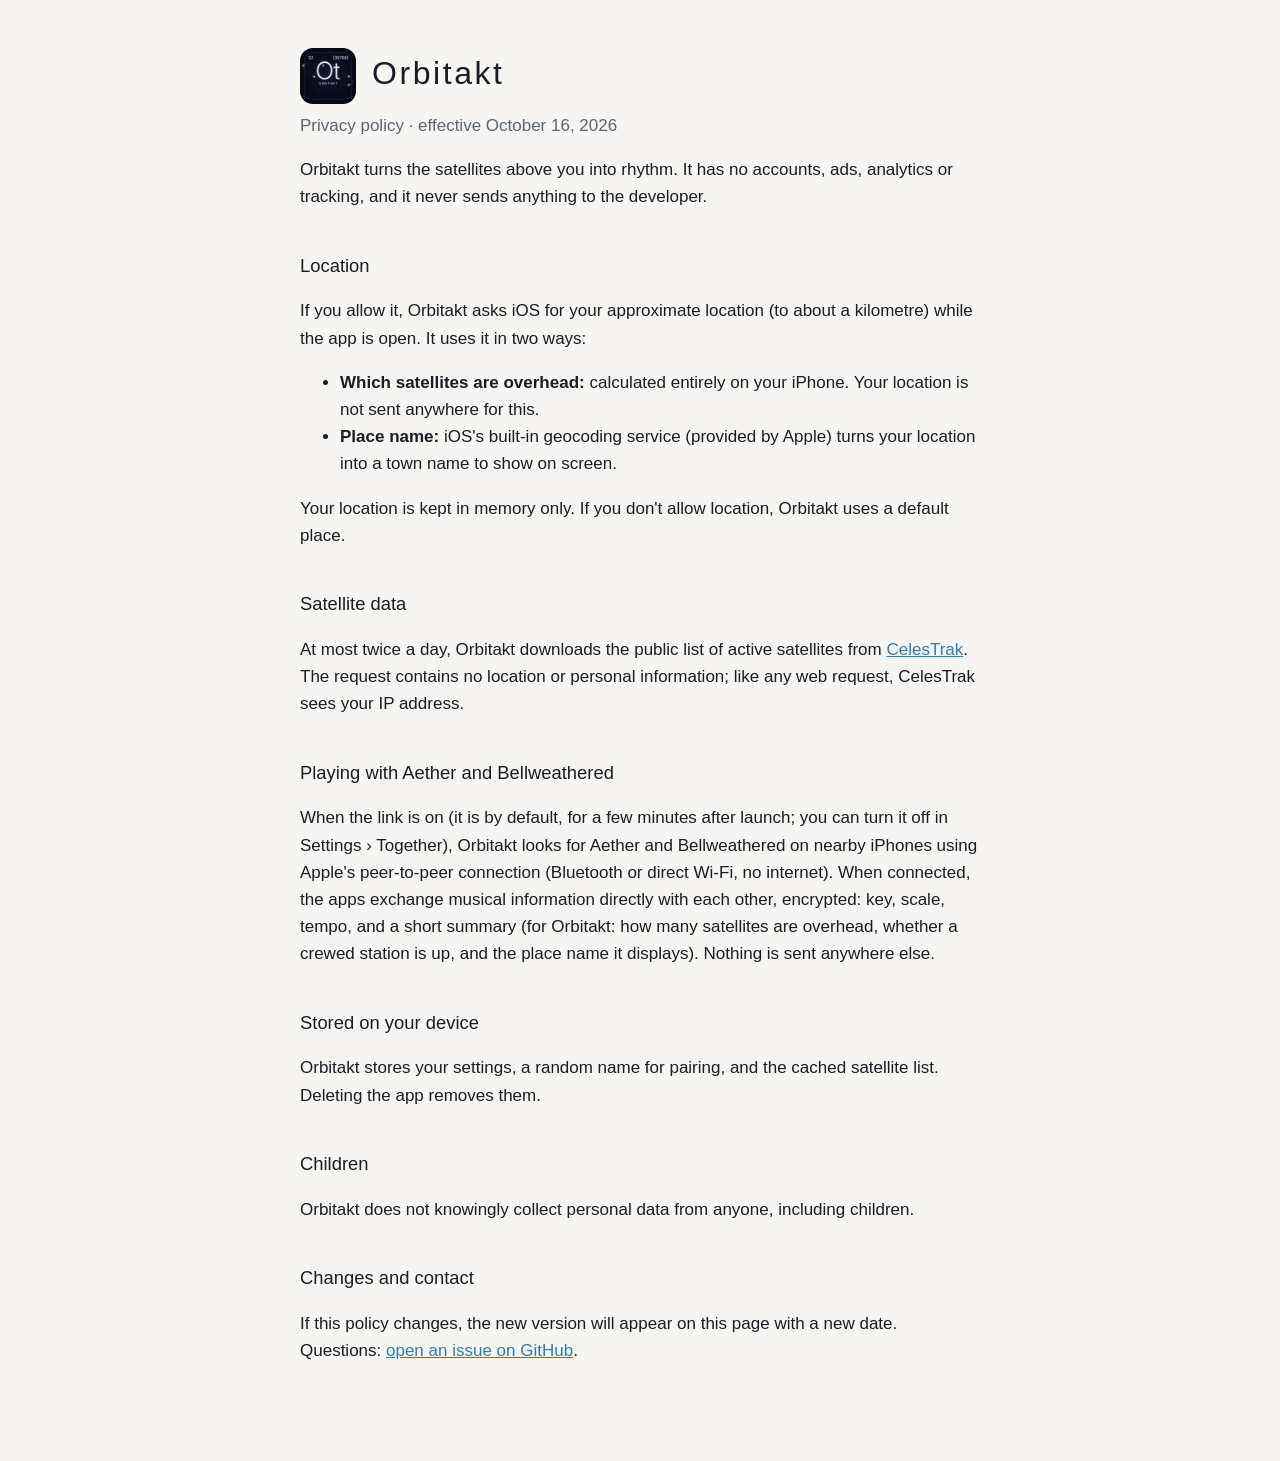
<file: docs/privacy.html>
<!doctype html>
<html lang="en">
<head>
<meta charset="utf-8">
<meta name="viewport" content="width=device-width, initial-scale=1">
<title>Orbitakt Privacy</title>
<link rel="stylesheet" href="style.css">
</head>
<body>
<main>
  <header class="app-head"><img src="icon.png" alt=""><h1>Orbitakt</h1></header>
  <p class="lede">Privacy policy · effective October 16, 2026</p>

  <p>Orbitakt turns the satellites above you into rhythm. It has no accounts, ads, analytics or tracking, and it never sends anything to the developer.</p>

  <h2>Location</h2>
  <p>If you allow it, Orbitakt asks iOS for your approximate location (to about a kilometre) while the app is open. It uses it in two ways:</p>
  <ul>
    <li><strong>Which satellites are overhead:</strong> calculated entirely on your iPhone. Your location is not sent anywhere for this.</li>
    <li><strong>Place name:</strong> iOS's built-in geocoding service (provided by Apple) turns your location into a town name to show on screen.</li>
  </ul>
  <p>Your location is kept in memory only. If you don't allow location, Orbitakt uses a default place.</p>

  <h2>Satellite data</h2>
  <p>At most twice a day, Orbitakt downloads the public list of active satellites from <a href="https://celestrak.org/">CelesTrak</a>. The request contains no location or personal information; like any web request, CelesTrak sees your IP address.</p>

  <h2>Playing with Aether and Bellweathered</h2>
  <p>When the link is on (it is by default, for a few minutes after launch; you can turn it off in Settings › Together), Orbitakt looks for Aether and Bellweathered on nearby iPhones using Apple's peer-to-peer connection (Bluetooth or direct Wi-Fi, no internet). When connected, the apps exchange musical information directly with each other, encrypted: key, scale, tempo, and a short summary (for Orbitakt: how many satellites are overhead, whether a crewed station is up, and the place name it displays). Nothing is sent anywhere else.</p>

  <h2>Stored on your device</h2>
  <p>Orbitakt stores your settings, a random name for pairing, and the cached satellite list. Deleting the app removes them.</p>

  <h2>Children</h2>
  <p>Orbitakt does not knowingly collect personal data from anyone, including children.</p>

  <h2>Changes and contact</h2>
  <p>If this policy changes, the new version will appear on this page with a new date. Questions: <a href="https://github.com/samuelling/Orbitakt/issues">open an issue on GitHub</a>.</p>
</main>
</body>
</html>
</file>
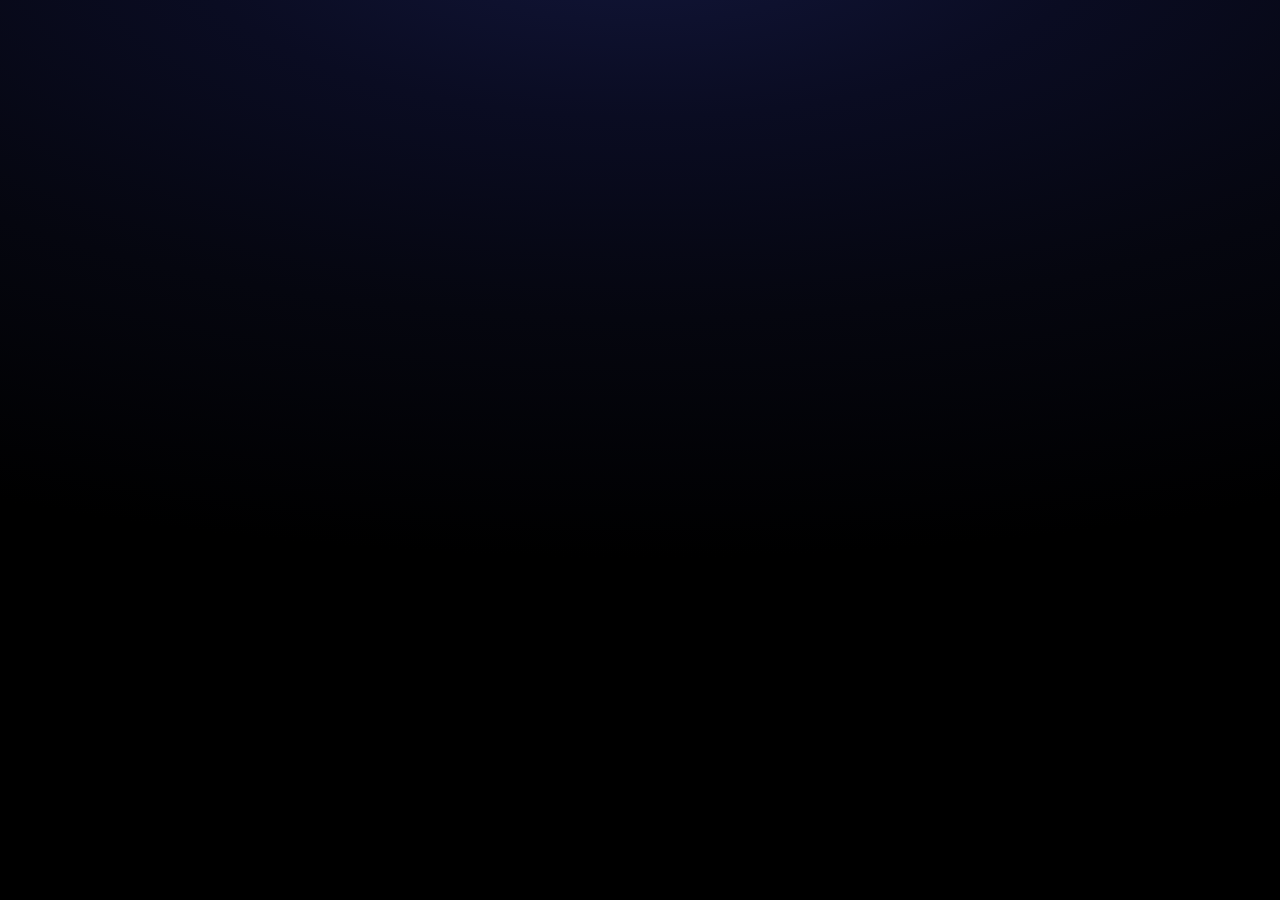
<file: web/src/template.html>
<!doctype html>
<html lang="en">
<head>
<meta charset="utf-8">
<meta name="viewport" content="width=device-width, initial-scale=1, viewport-fit=cover">
<title>Orbitakt</title>
<meta name="description" content="A drum machine played by the satellites overhead. Live orbits, computed in your browser.">
<meta name="theme-color" content="#05060f">
<meta name="color-scheme" content="dark">
<style>
:root {
  --bg0: #12163a; --bg1: #05060f; --bg2: #000;
  --ink: rgba(255,255,255,.92); --dim: rgba(235,235,245,.6); --faint: rgba(235,235,245,.3);
  --glass: rgba(255,255,255,.045); --glass-hi: rgba(255,255,255,.08); --hair: rgba(255,255,255,.09);
  --accent: #5b8cff; --accent-hi: #7aa4ff; --switch: #34c759;
  --nav: #ff8c40; --leo: #73d98c; --swarm: #73bfff; --belt: #d999ff; --crew: #ffd966;
  --mono: ui-monospace, "SF Mono", SFMono-Regular, Menlo, Consolas, "Roboto Mono", monospace;
  --sans: -apple-system, BlinkMacSystemFont, "SF Pro Text", "Inter", "Segoe UI", system-ui, sans-serif;
}
* { box-sizing: border-box; -webkit-tap-highlight-color: transparent; }
html { background: var(--bg2); }
body {
  margin: 0; min-height: 100vh; color: var(--ink); font: 15px/1.45 var(--sans);
  background: radial-gradient(120% 70% at 50% -8%, var(--bg0) 0%, #0a0c22 30%, var(--bg1) 62%, var(--bg2) 100%) fixed;
  -webkit-font-smoothing: antialiased;
}
body.locked { overflow: hidden; }
#stars { position: fixed; inset: 0; width: 100%; height: 100%; pointer-events: none; z-index: 0; }
#app {
  position: relative; z-index: 1; max-width: 520px; margin: 0 auto;
  padding: max(14px, env(safe-area-inset-top)) max(16px, env(safe-area-inset-right)) 48px max(16px, env(safe-area-inset-left));
}
button { font: inherit; color: inherit; }
:focus-visible { outline: 2px solid var(--accent-hi); outline-offset: 2px; border-radius: 8px; }

/* ---------- Header ---------- */
.top { display: flex; align-items: center; gap: 10px; padding: 8px 0 4px; }
.top .titles { margin-right: 4px; }
.tile {
  flex: none; width: 46px; height: 46px; border-radius: 11px; position: relative;
  background: radial-gradient(90% 90% at 50% 40%, #191e4a, #05060f);
  border: 1px solid rgba(255,255,255,.22); box-shadow: 0 0 22px rgba(90,130,255,.18), inset 0 1px 0 rgba(255,255,255,.08);
  display: grid; place-items: center; font: 300 21px/1 var(--sans); letter-spacing: -.02em; color: #fafbff;
  text-shadow: 0 0 10px rgba(140,180,255,.7);
}
.tile small { position: absolute; top: 4px; left: 6px; font: 500 7px/1 var(--sans); letter-spacing: 0; text-shadow: none; color: rgba(255,255,255,.7); }
.tile i { position: absolute; width: 4px; height: 4px; border-radius: 50%; background: #ffb060; box-shadow: 0 0 6px 1px rgba(255,160,80,.8); }
.titles { flex: 1; min-width: 0; }
h1 { margin: 0; font: 300 22px/1.15 var(--mono); letter-spacing: .3em; color: #fff; text-shadow: 0 0 18px rgba(120,160,255,.35); }
.status { font-size: 12px; color: var(--dim); min-height: 1.4em; margin-top: 2px; }
.badge { display: inline-flex; align-items: center; gap: 5px; font-size: 11px; margin-top: 2px; color: var(--crew); }
.badge[hidden] { display: none; }
.badge svg { width: 12px; height: 12px; }
.iconbtn {
  flex: none; width: 40px; height: 40px; border-radius: 50%; border: 1px solid var(--hair); background: var(--glass);
  display: grid; place-items: center; cursor: pointer; color: #fff; transition: background .2s;
  -webkit-backdrop-filter: blur(12px); backdrop-filter: blur(12px);
}
.iconbtn:hover { background: var(--glass-hi); }
.iconbtn svg { width: 20px; height: 20px; }
.iconbtn[hidden] { display: none; }
.iconbtn.on { color: var(--accent-hi); border-color: rgba(122,164,255,.55); background: rgba(91,140,255,.18); box-shadow: 0 0 16px rgba(91,140,255,.35); }
.tip { position: relative; margin: 8px 0 0 auto; max-width: 340px; padding: 11px 14px; border-radius: 12px; font-size: 13px; line-height: 1.45; color: var(--ink);
  background: rgba(30,34,52,.9); border: 1px solid rgba(255,255,255,.12); box-shadow: 0 12px 30px rgba(0,0,0,.45);
  -webkit-backdrop-filter: blur(20px); backdrop-filter: blur(20px); }
.tip[hidden] { display: none; }

/* ---------- Main layout ---------- */
.stage { display: grid; gap: 16px; margin-top: 12px; }
.domewrap { position: relative; width: 100%; aspect-ratio: 1 / 1; }
.domewrap::before {
  content: ""; position: absolute; inset: 4%; border-radius: 50%; pointer-events: none;
  background: radial-gradient(closest-side, rgba(70,100,220,.20), rgba(70,100,220,.06) 70%, transparent);
  filter: blur(18px);
}
#dome { position: relative; width: 100%; height: 100%; display: block; }
.side { display: grid; gap: 16px; align-content: start; }

.readings { display: grid; grid-template-columns: repeat(5, 1fr); }
.reading { text-align: center; }
.reading b { display: block; font: 400 17px/1.3 var(--mono); font-variant-numeric: tabular-nums; color: #fff; }
.reading span { display: block; font-size: 10px; letter-spacing: .08em; text-transform: uppercase; color: var(--dim); }

.panel {
  background: linear-gradient(180deg, rgba(255,255,255,.055), rgba(255,255,255,.03));
  border: 1px solid var(--hair); border-radius: 14px; padding: 12px;
  box-shadow: inset 0 1px 0 rgba(255,255,255,.06), 0 10px 30px rgba(0,0,0,.35);
  -webkit-backdrop-filter: blur(14px); backdrop-filter: blur(14px);
}
.rows { display: grid; gap: 8px; }
.row { display: flex; align-items: center; gap: 10px; }
.rlabel {
  flex: none; width: 78px; text-align: left; background: none; border: 0; padding: 2px 0; cursor: pointer;
  font-family: var(--mono); line-height: 1.25;
}
.rlabel b { display: block; font-size: 12px; font-weight: 600; letter-spacing: .02em; transition: color .2s, opacity .2s; }
.rlabel span { display: block; font-size: 10px; color: rgba(255,255,255,.6); transition: opacity .2s; }
.rlabel[aria-pressed="true"] b { color: rgba(255,255,255,.3) !important; }
.rlabel[aria-pressed="true"] span { opacity: .45; }
.rowcanvas { flex: 1; min-width: 0; height: 26px; display: block; }

.tempo { display: grid; grid-template-columns: 1fr auto auto; grid-template-areas: "l v p" "s s s"; align-items: center; gap: 4px 12px; padding: 12px 14px 6px; }
.tempo .tl { grid-area: l; } .tempo output { grid-area: v; } .tempo .pill { grid-area: p; } .tempo .range { grid-area: s; height: 34px; }
.tempo .tl { font: 500 11px/1.2 var(--mono); letter-spacing: .06em; color: var(--dim); white-space: nowrap; }
.tempo output { font: 400 17px/1 var(--mono); font-variant-numeric: tabular-nums; color: #fff; min-width: 44px; text-align: right; white-space: nowrap; }
.tempo output small { font-size: 10px; letter-spacing: .08em; color: var(--dim); margin-left: 4px; }
.tempo.orbit .range { --accent: rgba(91,140,255,.45); }
.pill { border: 1px solid var(--hair); background: rgba(255,255,255,.04); border-radius: 999px; padding: 6px 11px; cursor: pointer;
  font: 500 10px/1 var(--mono); letter-spacing: .12em; text-transform: uppercase; color: var(--dim); transition: all .2s; }
.pill[aria-pressed="true"] { color: #dfe8ff; border-color: rgba(122,164,255,.6); background: rgba(91,140,255,.22); box-shadow: 0 0 14px rgba(91,140,255,.35); }
.play {
  display: flex; align-items: center; justify-content: center; gap: 10px; width: 100%; height: 54px;
  border-radius: 14px; border: 1px solid rgba(160,190,255,.45); cursor: pointer;
  font: 600 17px/1 var(--sans); color: #fff; letter-spacing: .01em;
  background: linear-gradient(180deg, rgba(118,160,255,.95) 0%, rgba(78,120,250,.88) 55%, rgba(66,104,235,.88) 100%);
  box-shadow: inset 0 1px 0 rgba(255,255,255,.4), inset 0 -1px 0 rgba(0,0,40,.25), 0 10px 34px rgba(80,120,255,.38), 0 0 0 1px rgba(0,0,0,.2);
  transition: background .35s, box-shadow .35s, transform .1s;
  -webkit-backdrop-filter: blur(16px); backdrop-filter: blur(16px);
}
.play:active { transform: scale(.985); }
.play svg { width: 20px; height: 20px; }
.play[aria-pressed="true"] {
  background: rgba(255,255,255,.14); border-color: rgba(255,255,255,.14);
  box-shadow: inset 0 1px 0 rgba(255,255,255,.12), 0 6px 20px rgba(0,0,0,.3);
}
.datanote { text-align: center; font-size: 11px; color: var(--dim); min-height: 1.4em; }

/* ---------- About ---------- */
.about { margin-top: 30px; color: var(--dim); font-size: 14px; line-height: 1.6; }
.about h2 { font: 300 17px/1.35 var(--sans); color: #fff; margin: 0 0 10px; letter-spacing: .01em; }
.about p { margin: 0 0 12px; }
.about .small { font-size: 12px; color: var(--faint); }
.legend { display: flex; flex-wrap: wrap; gap: 6px 16px; margin: 4px 0 14px; font: 11px/1.4 var(--mono); }
.legend span::before { content: ""; display: inline-block; width: 7px; height: 7px; border-radius: 50%; margin-right: 6px; background: currentColor; box-shadow: 0 0 6px currentColor; vertical-align: 1px; }

/* ---------- Settings sheet ---------- */
.scrim { position: fixed; inset: 0; z-index: 10; background: rgba(0,0,0,.45); opacity: 0; transition: opacity .3s; }
.sheet {
  position: fixed; z-index: 11; left: 0; right: 0; bottom: 0; max-height: 88vh; max-height: 88dvh;
  margin: 0 auto; max-width: 560px; display: flex; flex-direction: column;
  background: rgba(22,24,38,.86); border: 1px solid rgba(255,255,255,.1); border-bottom: 0; border-radius: 16px 16px 0 0;
  -webkit-backdrop-filter: blur(30px) saturate(1.4); backdrop-filter: blur(30px) saturate(1.4);
  box-shadow: 0 -20px 60px rgba(0,0,0,.5);
  transform: translateY(102%); visibility: hidden; transition: transform .42s cubic-bezier(.2,.9,.25,1), visibility 0s linear .42s;
}
.sheet-open .scrim { opacity: 1; }
.sheet-open .sheet { transform: none; visibility: visible; transition: transform .42s cubic-bezier(.2,.9,.25,1); }
.grabber { width: 36px; height: 5px; border-radius: 3px; background: rgba(255,255,255,.25); margin: 6px auto 0; }
.sheetbar { display: grid; grid-template-columns: 1fr auto 1fr; align-items: center; padding: 6px 16px 10px; border-bottom: 1px solid var(--hair); }
.sheetbar h2 { margin: 0; font: 600 16px/1 var(--sans); grid-column: 2; }
.done { justify-self: end; background: none; border: 0; color: var(--accent-hi); font-weight: 600; font-size: 16px; cursor: pointer; padding: 6px 2px; }
.sheetbody { overflow-y: auto; -webkit-overflow-scrolling: touch; padding: 6px 16px max(28px, env(safe-area-inset-bottom)); overscroll-behavior: contain; }
.group h3 { margin: 22px 16px 7px; font: 400 12px/1.2 var(--sans); letter-spacing: .04em; text-transform: uppercase; color: var(--dim); }
.cells { background: rgba(255,255,255,.07); border-radius: 12px; overflow: hidden; }
.cell { display: flex; align-items: center; gap: 12px; min-height: 46px; padding: 8px 16px; position: relative; font-size: 15px; }
.cell + .cell::before { content: ""; position: absolute; top: 0; left: 16px; right: 0; border-top: 1px solid rgba(255,255,255,.09); }
.cell.stack { flex-direction: column; align-items: stretch; gap: 8px; padding: 11px 16px 12px; }
.cell .lbl { flex: 1; min-width: 0; }
.cell.muted .lbl { color: var(--dim); }
.foot { margin: 7px 16px 0; font-size: 12px; line-height: 1.45; color: var(--dim); }
.ends { display: flex; justify-content: space-between; font-size: 13px; color: var(--dim); }
.ends output { color: var(--dim); }

/* iOS-style switch */
.switch { appearance: none; -webkit-appearance: none; flex: none; width: 51px; height: 31px; margin: 0; border-radius: 16px; position: relative; cursor: pointer;
  background: rgba(120,120,128,.32); transition: background .25s; }
.switch::after { content: ""; position: absolute; top: 2px; left: 2px; width: 27px; height: 27px; border-radius: 50%; background: #fff;
  box-shadow: 0 3px 8px rgba(0,0,0,.25), 0 1px 1px rgba(0,0,0,.16); transition: transform .25s cubic-bezier(.3,.8,.3,1); }
.switch:checked { background: var(--switch); }
.switch:checked::after { transform: translateX(20px); }

/* iOS-style slider */
.range { -webkit-appearance: none; appearance: none; width: 100%; height: 28px; margin: 0; background: transparent; cursor: pointer; --p: 50%; }
.range::-webkit-slider-runnable-track { height: 4px; border-radius: 2px; background: linear-gradient(90deg, var(--accent) var(--p), rgba(120,120,128,.36) var(--p)); }
.range::-moz-range-track { height: 4px; border-radius: 2px; background: rgba(120,120,128,.36); }
.range::-moz-range-progress { height: 4px; border-radius: 2px; background: var(--accent); }
.range::-webkit-slider-thumb { -webkit-appearance: none; width: 27px; height: 27px; margin-top: -11.5px; border-radius: 50%; background: #fff; border: 0; box-shadow: 0 3px 8px rgba(0,0,0,.25), 0 0 0 .5px rgba(0,0,0,.06); }
.range::-moz-range-thumb { width: 27px; height: 27px; border-radius: 50%; background: #fff; border: 0; box-shadow: 0 3px 8px rgba(0,0,0,.25); }
.range:disabled { opacity: .4; cursor: default; }

/* iOS-style segmented control */
.seg { display: grid; grid-auto-flow: column; grid-auto-columns: 1fr; gap: 2px; padding: 2px; border-radius: 9px; background: rgba(118,118,128,.24); width: 100%; }
.seg button { border: 0; background: none; border-radius: 7px; padding: 6px 8px; font-size: 13px; font-weight: 500; cursor: pointer; color: #fff; transition: background .2s; }
.seg button[aria-checked="true"] { background: rgba(99,99,102,.9); box-shadow: 0 3px 8px rgba(0,0,0,.12), 0 3px 1px rgba(0,0,0,.04); }

/* Picker row: native select drawn as trailing value with chevrons */
.pick { appearance: none; -webkit-appearance: none; border: 0; background: transparent; color: var(--dim); font: inherit; text-align: right; text-align-last: right;
  padding: 4px 20px 4px 4px; max-width: 60%; cursor: pointer;
  background-image: url("data:image/svg+xml,%3Csvg xmlns='http://www.w3.org/2000/svg' viewBox='0 0 10 16'%3E%3Cpath d='M2 6l3-3 3 3M2 10l3 3 3-3' fill='none' stroke='%23999' stroke-width='1.6' stroke-linecap='round' stroke-linejoin='round'/%3E%3C/svg%3E");
  background-repeat: no-repeat; background-position: right center; background-size: 9px 14px; }
.pick option { color: #000; }
.linkbtn { background: none; border: 0; padding: 0; color: var(--accent-hi); font-size: 15px; cursor: pointer; text-align: left; }
.linkbtn:disabled { color: var(--dim); cursor: default; }

/* ---------- Phones: Play right under the dome, and everything above the fold ---------- */
@media (max-width: 899px) {
  .side > .play { order: -1; }
  .domewrap { width: min(100%, calc(100vh - 200px)); margin: 0 auto; }
  @supports (height: 100svh) { .domewrap { width: min(100%, calc(100svh - 200px)); } }
  .domewrap { min-width: 240px; }
}

/* ---------- Wide screens: dome left, instrument right ---------- */
@media (min-width: 900px) {
  #app { max-width: 1160px; padding-top: 28px; }
  .stage { grid-template-columns: minmax(0, 1.1fr) minmax(0, 1fr); gap: 44px; align-items: start; margin-top: 18px; }
  .domewrap { position: sticky; top: 24px; }
  .side { padding-top: 8%; gap: 20px; }
  h1 { font-size: 26px; }
  .tile { width: 52px; height: 52px; font-size: 24px; }
  .sheet { left: auto; right: 0; top: 0; bottom: 0; max-height: none; width: 420px; border-radius: 0; border: 0; border-left: 1px solid rgba(255,255,255,.1); transform: translateX(102%); }
  .grabber { display: none; }
  .sheetbar { padding-top: 16px; }
}
@media (prefers-reduced-motion: reduce) {
  .sheet, .scrim, .switch::after, .play { transition: none; }
}
</style>
</head>
<body>
<canvas id="stars" aria-hidden="true"></canvas>
<div id="app"></div>
<noscript><p style="padding:20px;position:relative">Orbitakt needs JavaScript and Web Audio.</p></noscript>
<script type="text/plain" id="worklet-src">/*WORKLET*/</script>
<script>
/*BUNDLE*/
</script>
</body>
</html>
</file>
<file: docs/style.css>
:root {
  --bg: #0b0d16; --panel: #141826; --ink: #e9ecf5; --muted: #9aa3b8; --rule: #262c40;
  --accent: #8ccff0; --warm: #f2b57a;
}
@media (prefers-color-scheme: light) {
  :root { --bg: #f6f5f2; --panel: #ffffff; --ink: #1b1d26; --muted: #5d6475; --rule: #e1ded6; --accent: #2b7fae; --warm: #b8662a; }
}
* { box-sizing: border-box; }
body { margin: 0; background: var(--bg); color: var(--ink);
  font: 17px/1.6 -apple-system, BlinkMacSystemFont, "Helvetica Neue", sans-serif; }
main { max-width: 720px; margin: 0 auto; padding: 48px 20px 80px; }
h1 { font-weight: 300; letter-spacing: 0.08em; font-size: 2rem; margin: 0 0 4px; }
h2 { font-weight: 500; font-size: 1.15rem; margin: 2.2em 0 0.4em; }
p, li { color: var(--ink); }
.lede { color: var(--muted); margin-top: 0; }
a { color: var(--accent); }
.apps { display: grid; gap: 16px; margin: 32px 0; }
.app { display: flex; gap: 18px; align-items: center; background: var(--panel); border: 1px solid var(--rule);
  border-radius: 18px; padding: 18px; }
.app img { width: 72px; height: 72px; border-radius: 16px; flex: none; }
.app h3 { margin: 0 0 2px; font-weight: 500; }
.app p { margin: 0 0 6px; color: var(--muted); font-size: 0.95rem; }
.small { font-size: 0.85rem; color: var(--muted); }
header.app-head { display: flex; gap: 16px; align-items: center; margin-bottom: 8px; }
header.app-head img { width: 56px; height: 56px; border-radius: 13px; }
hr { border: 0; border-top: 1px solid var(--rule); margin: 40px 0 16px; }
</file>
